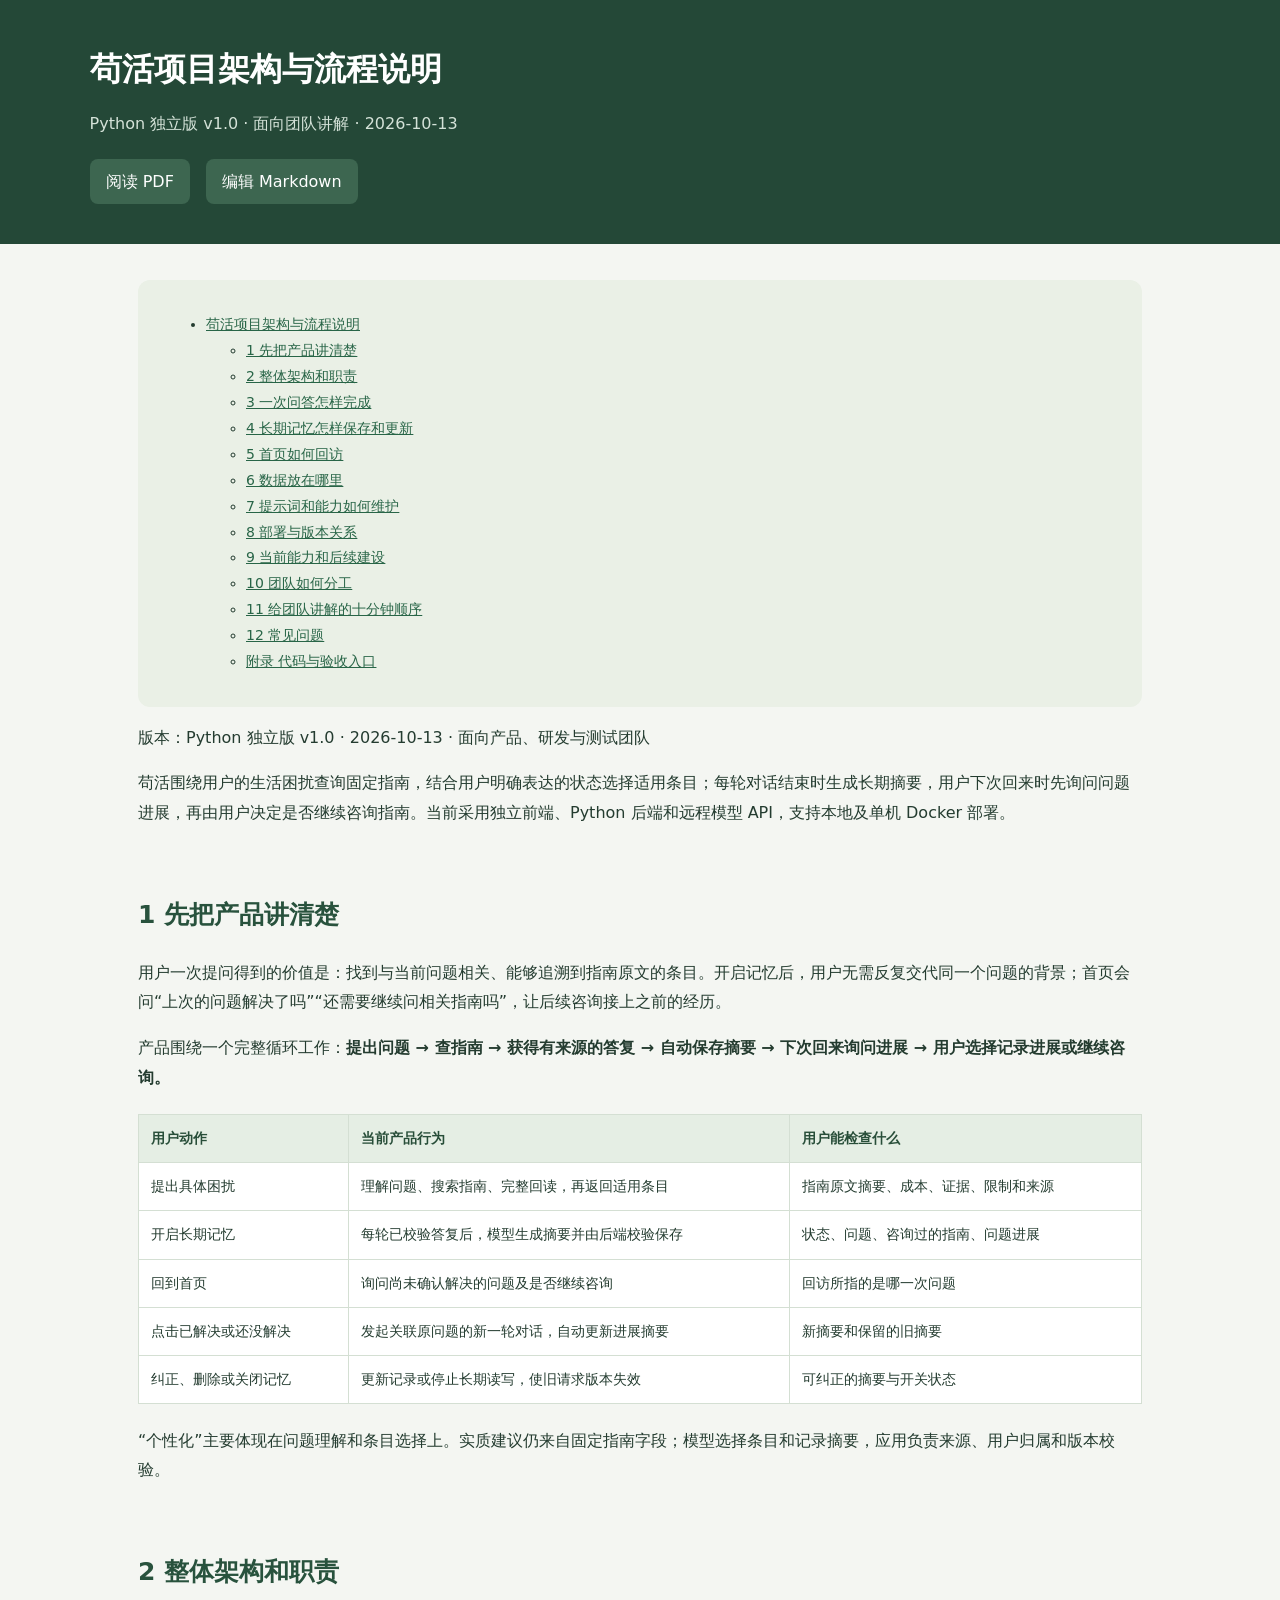
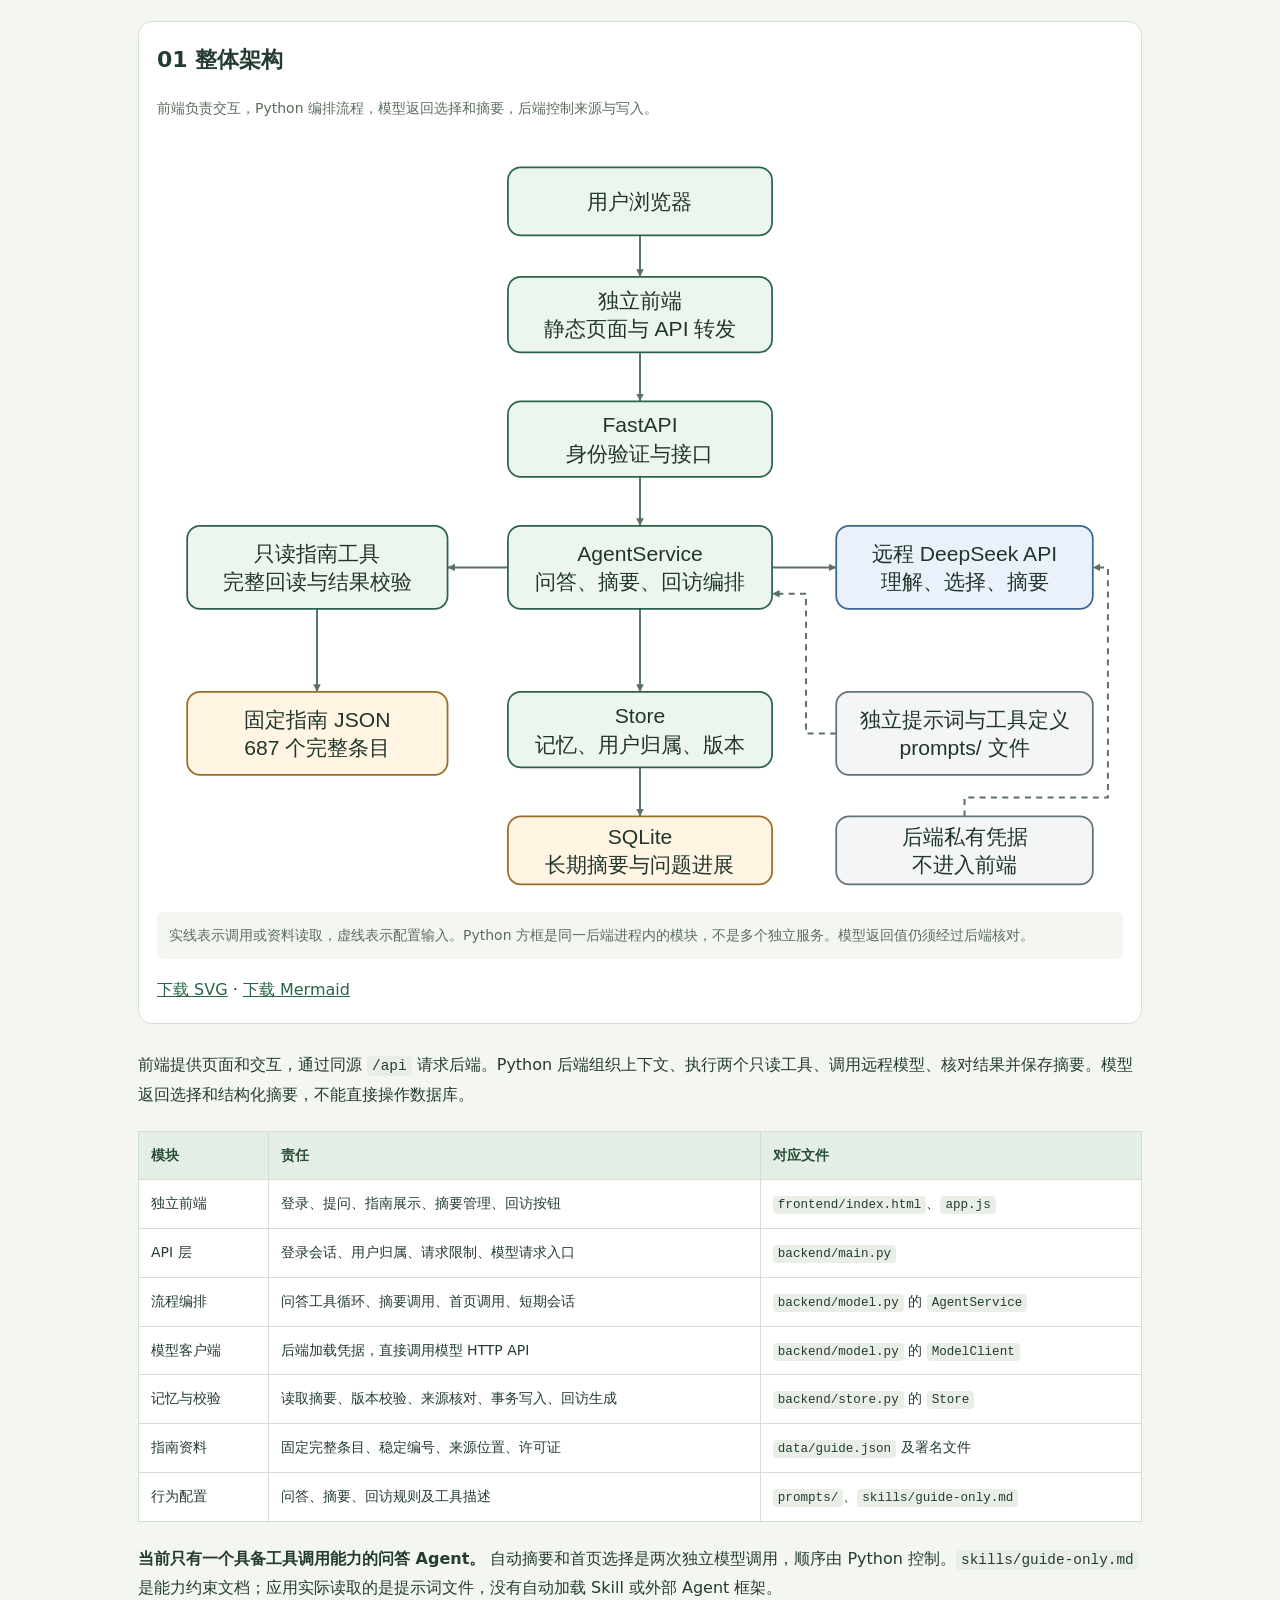
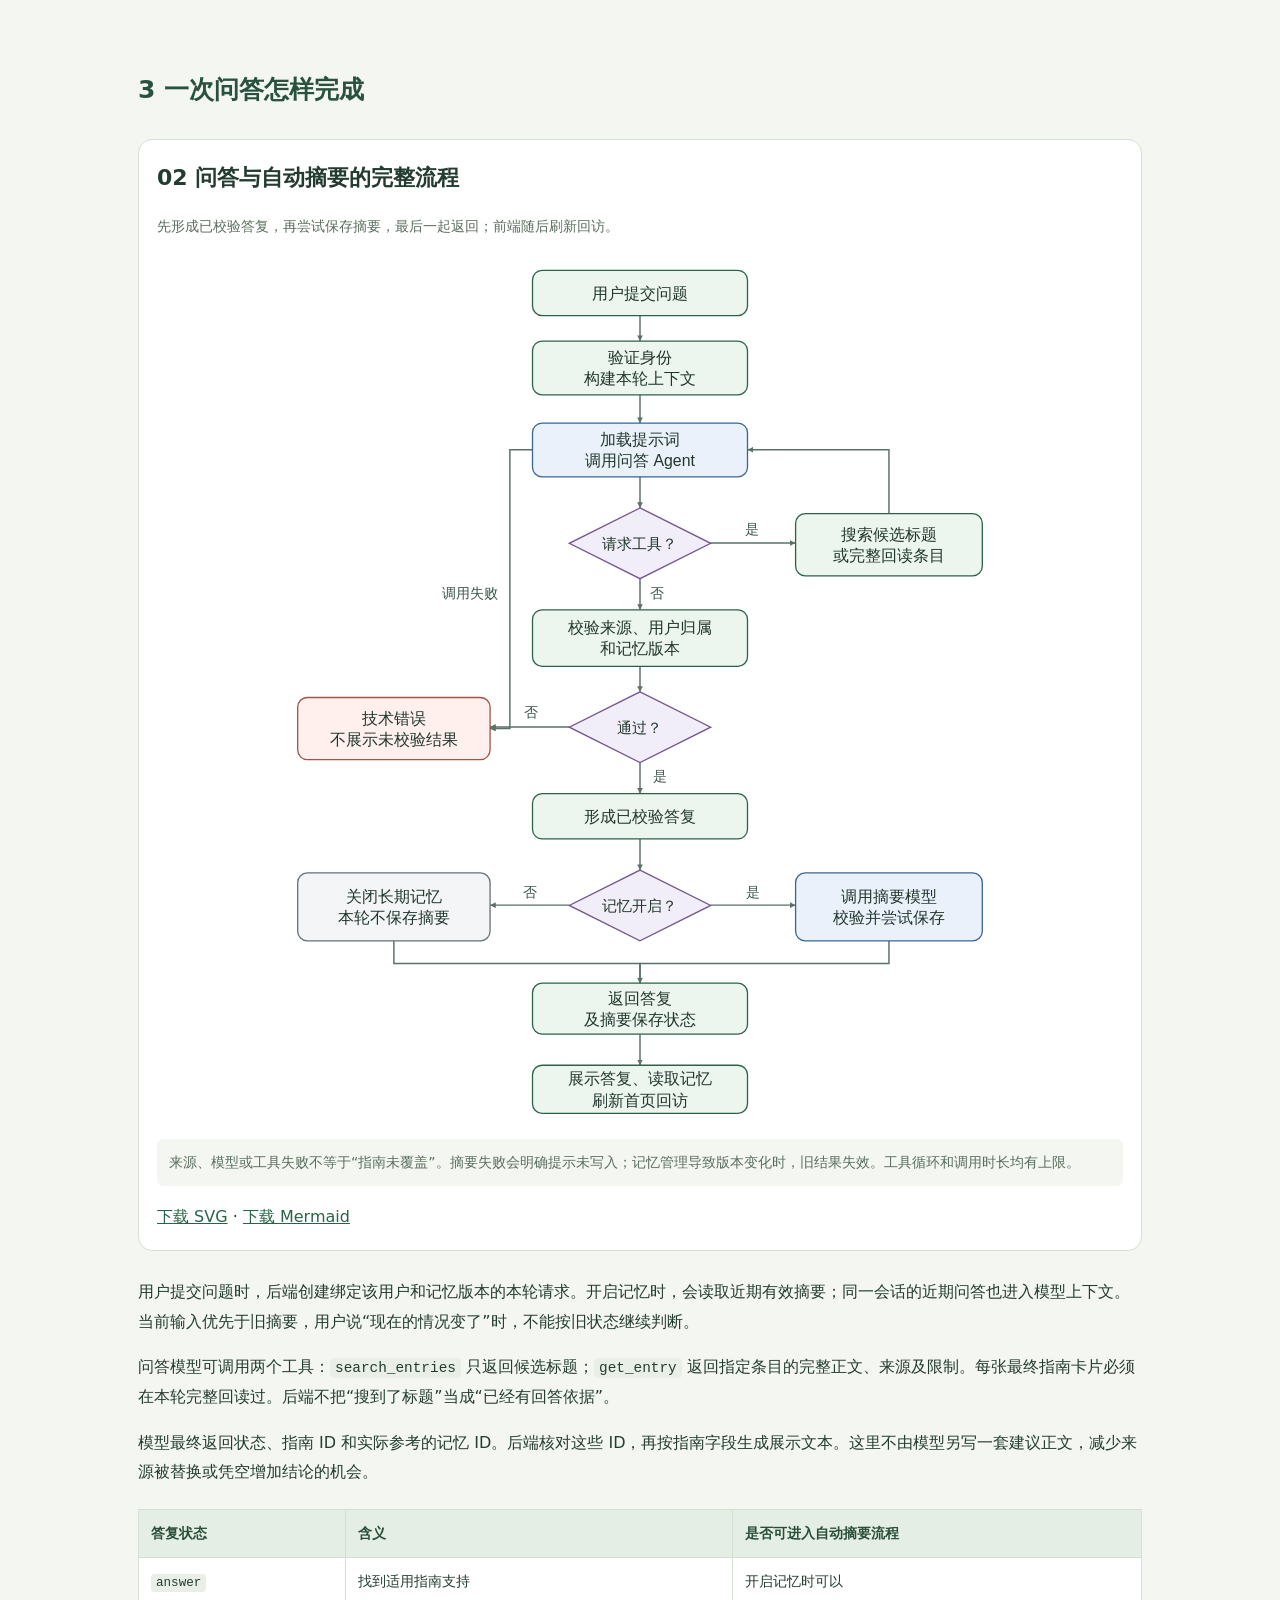
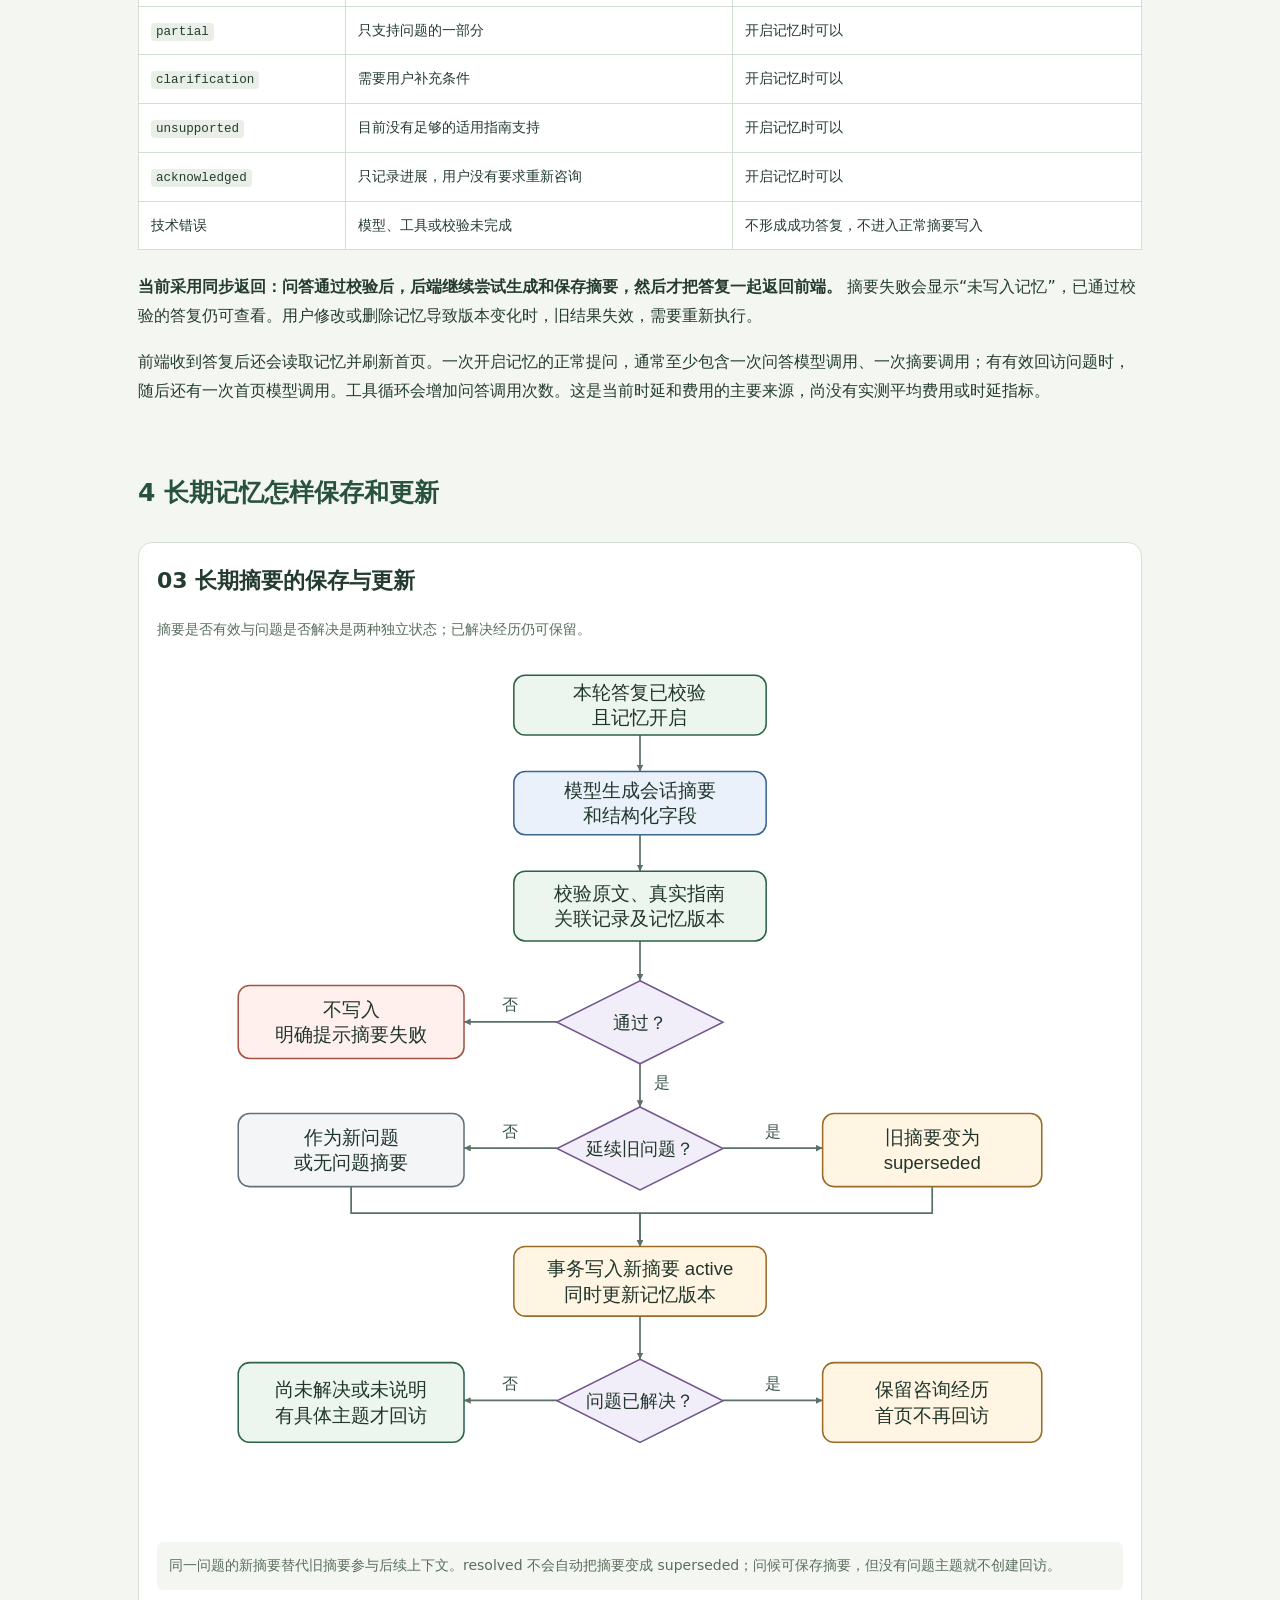
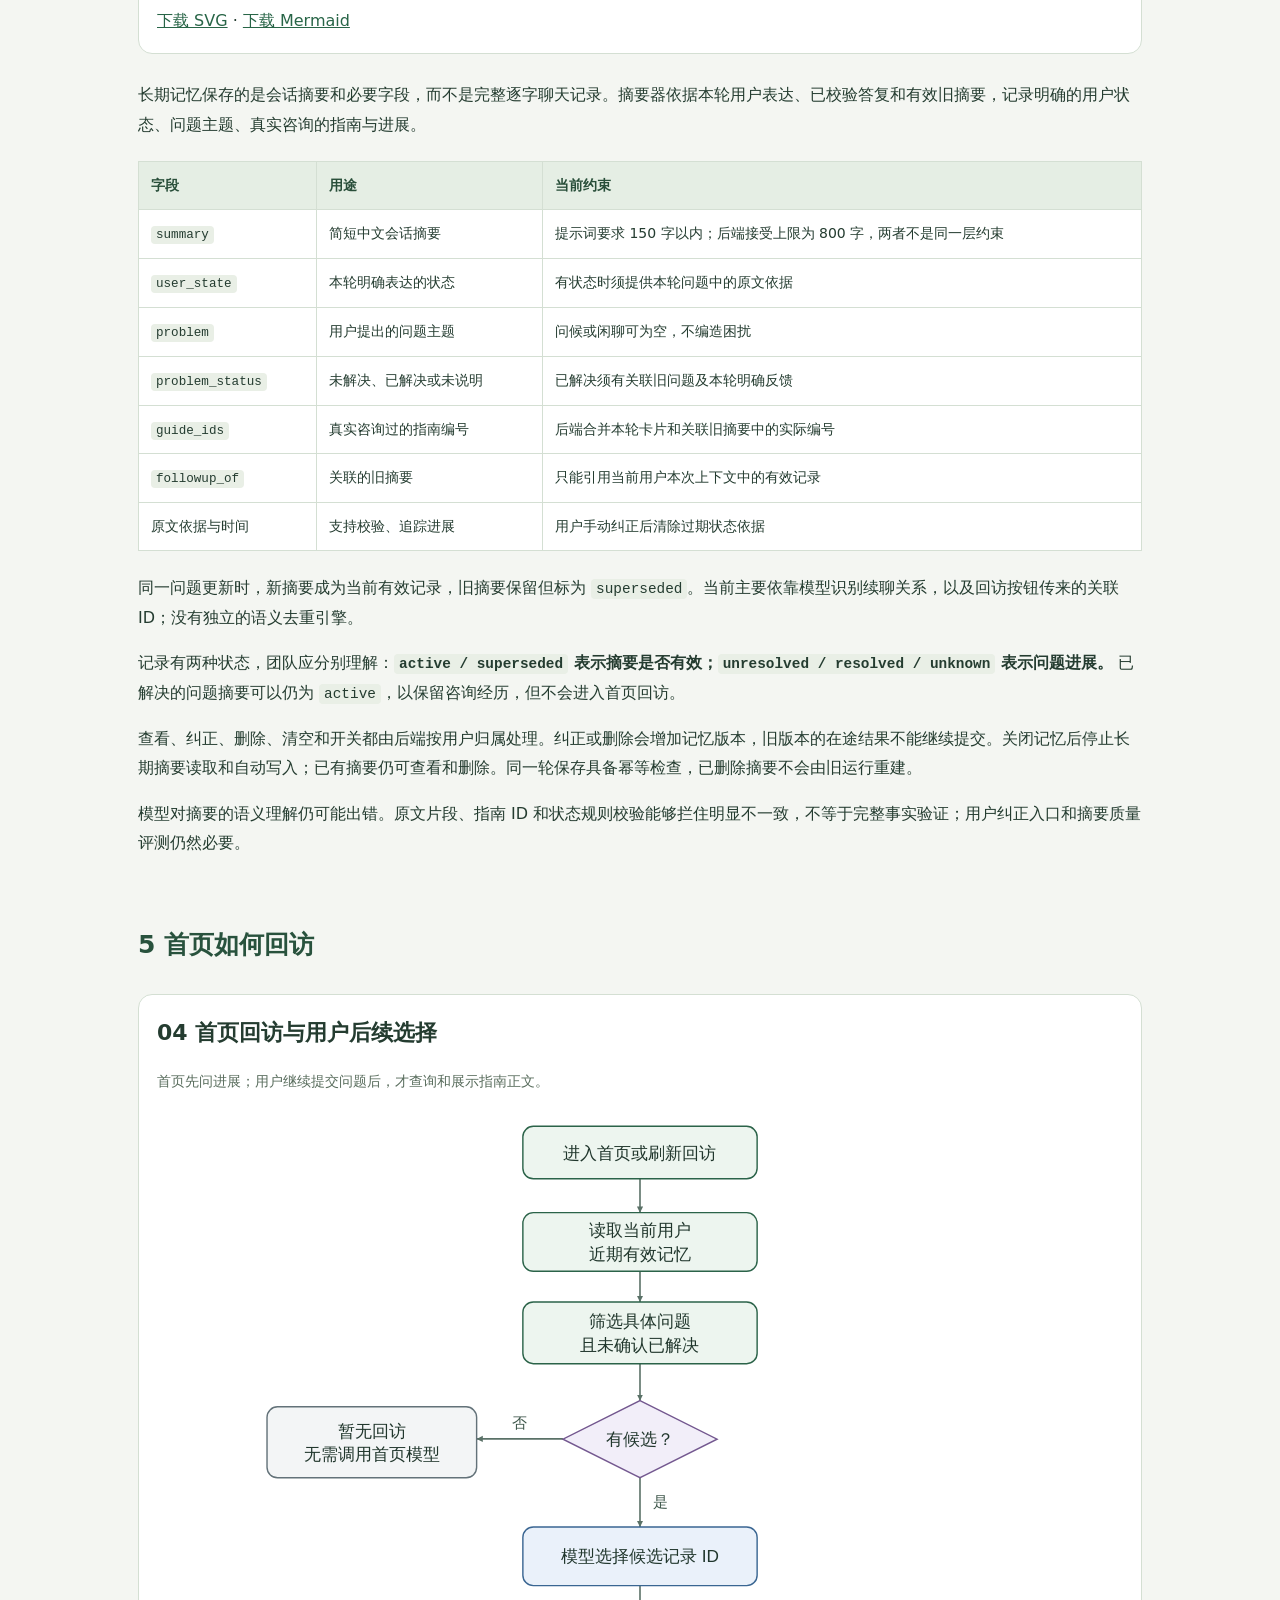
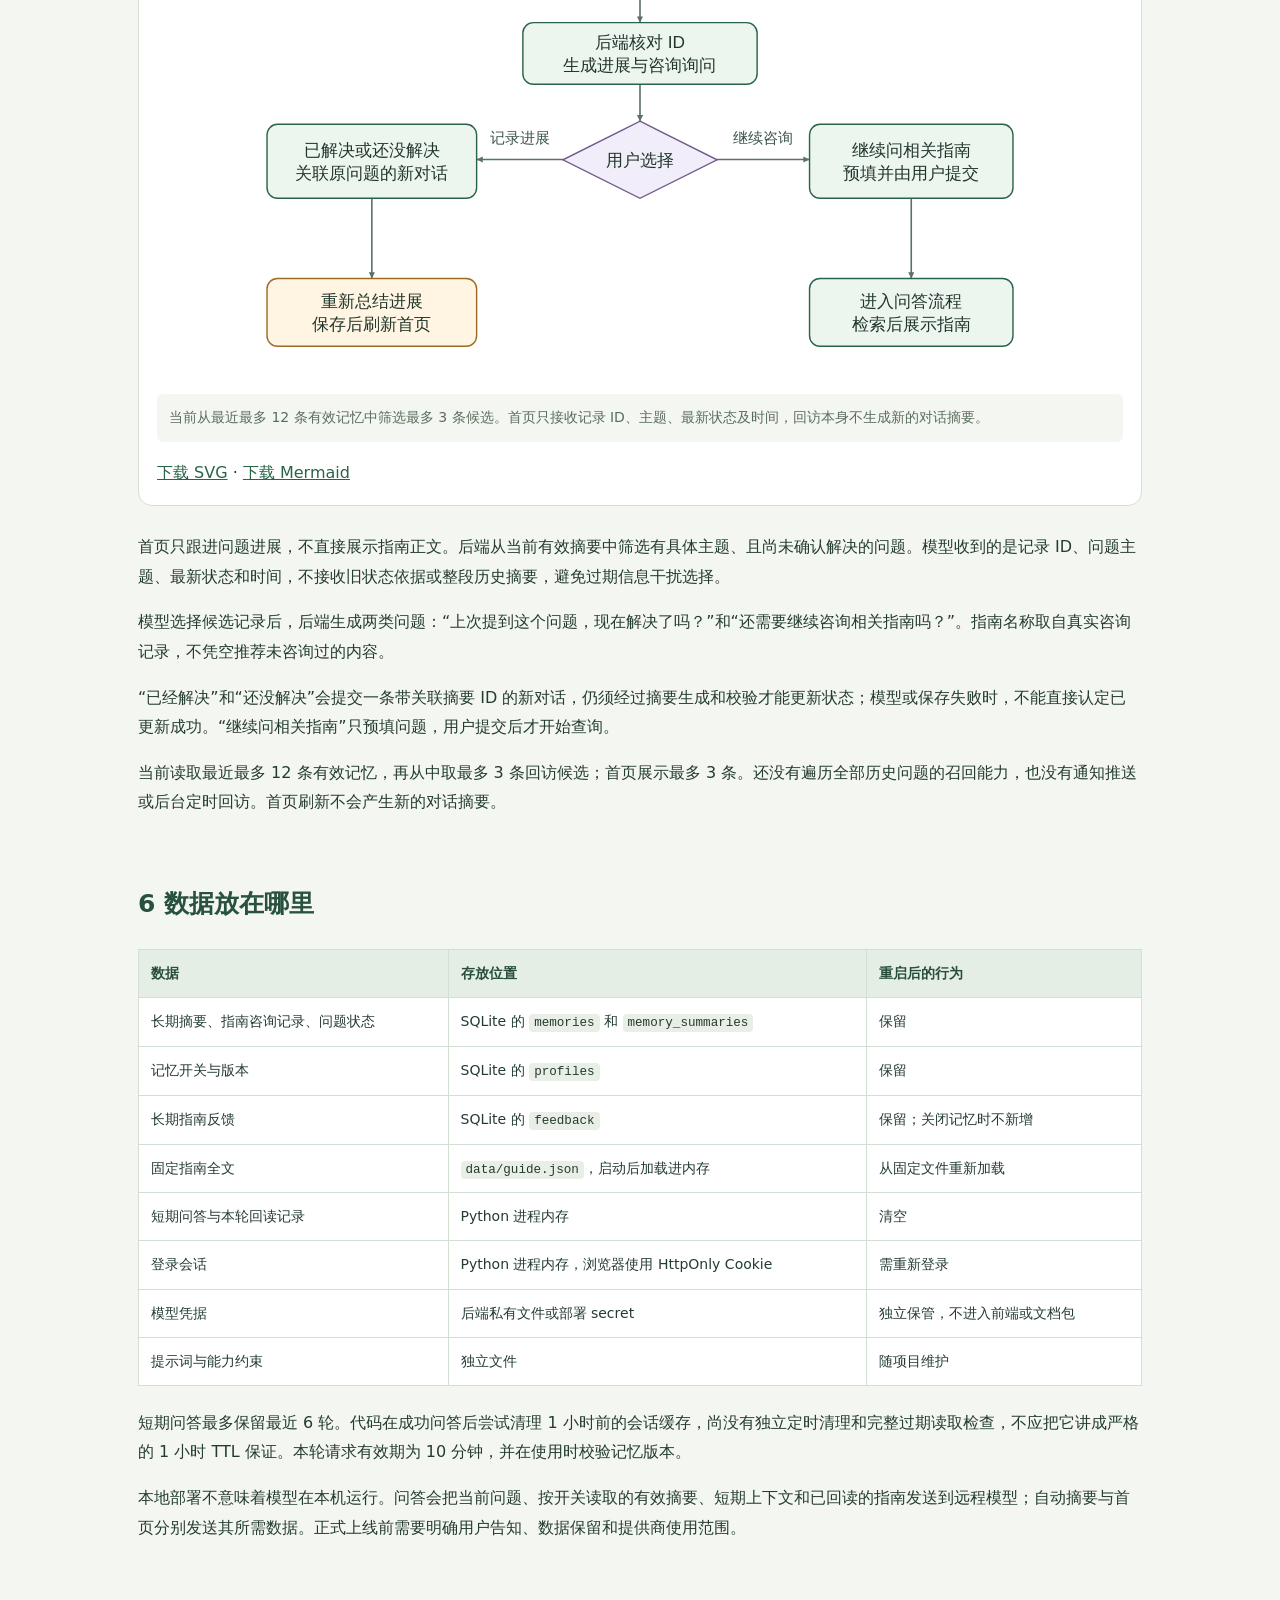
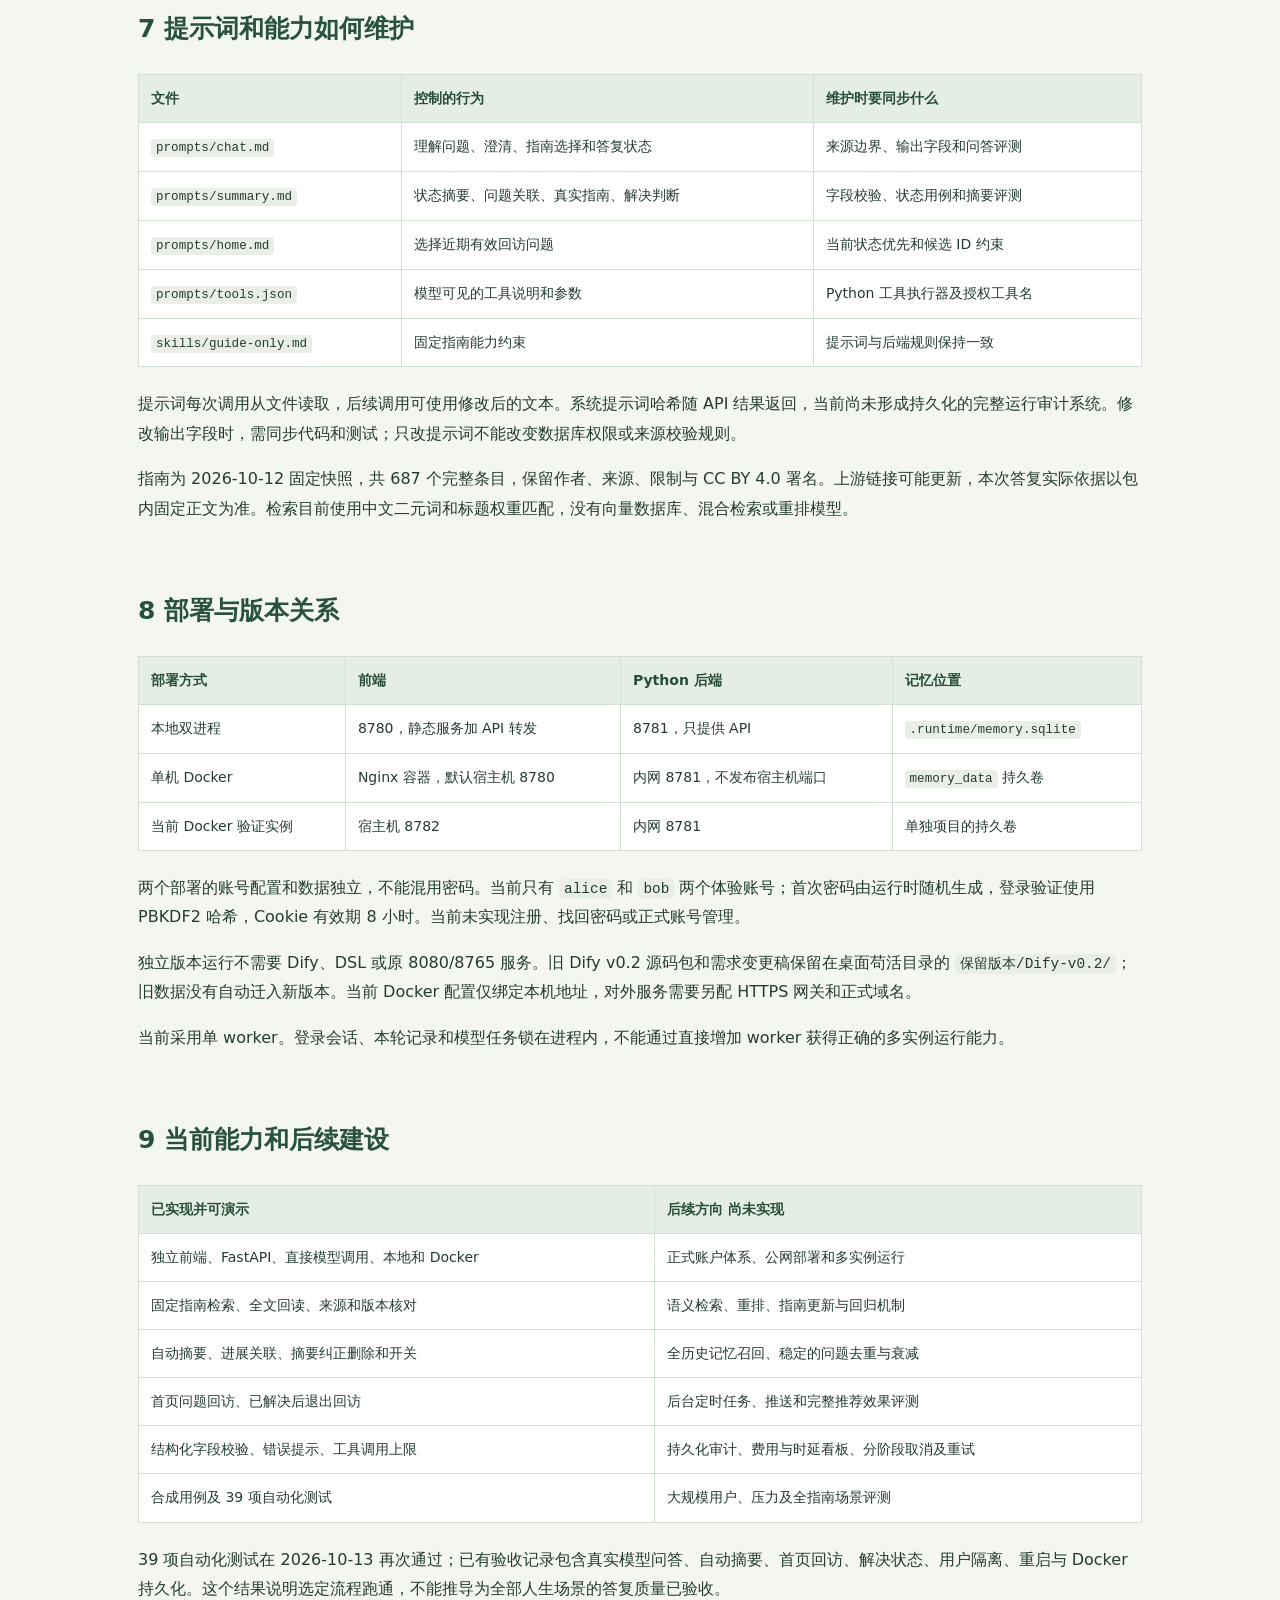
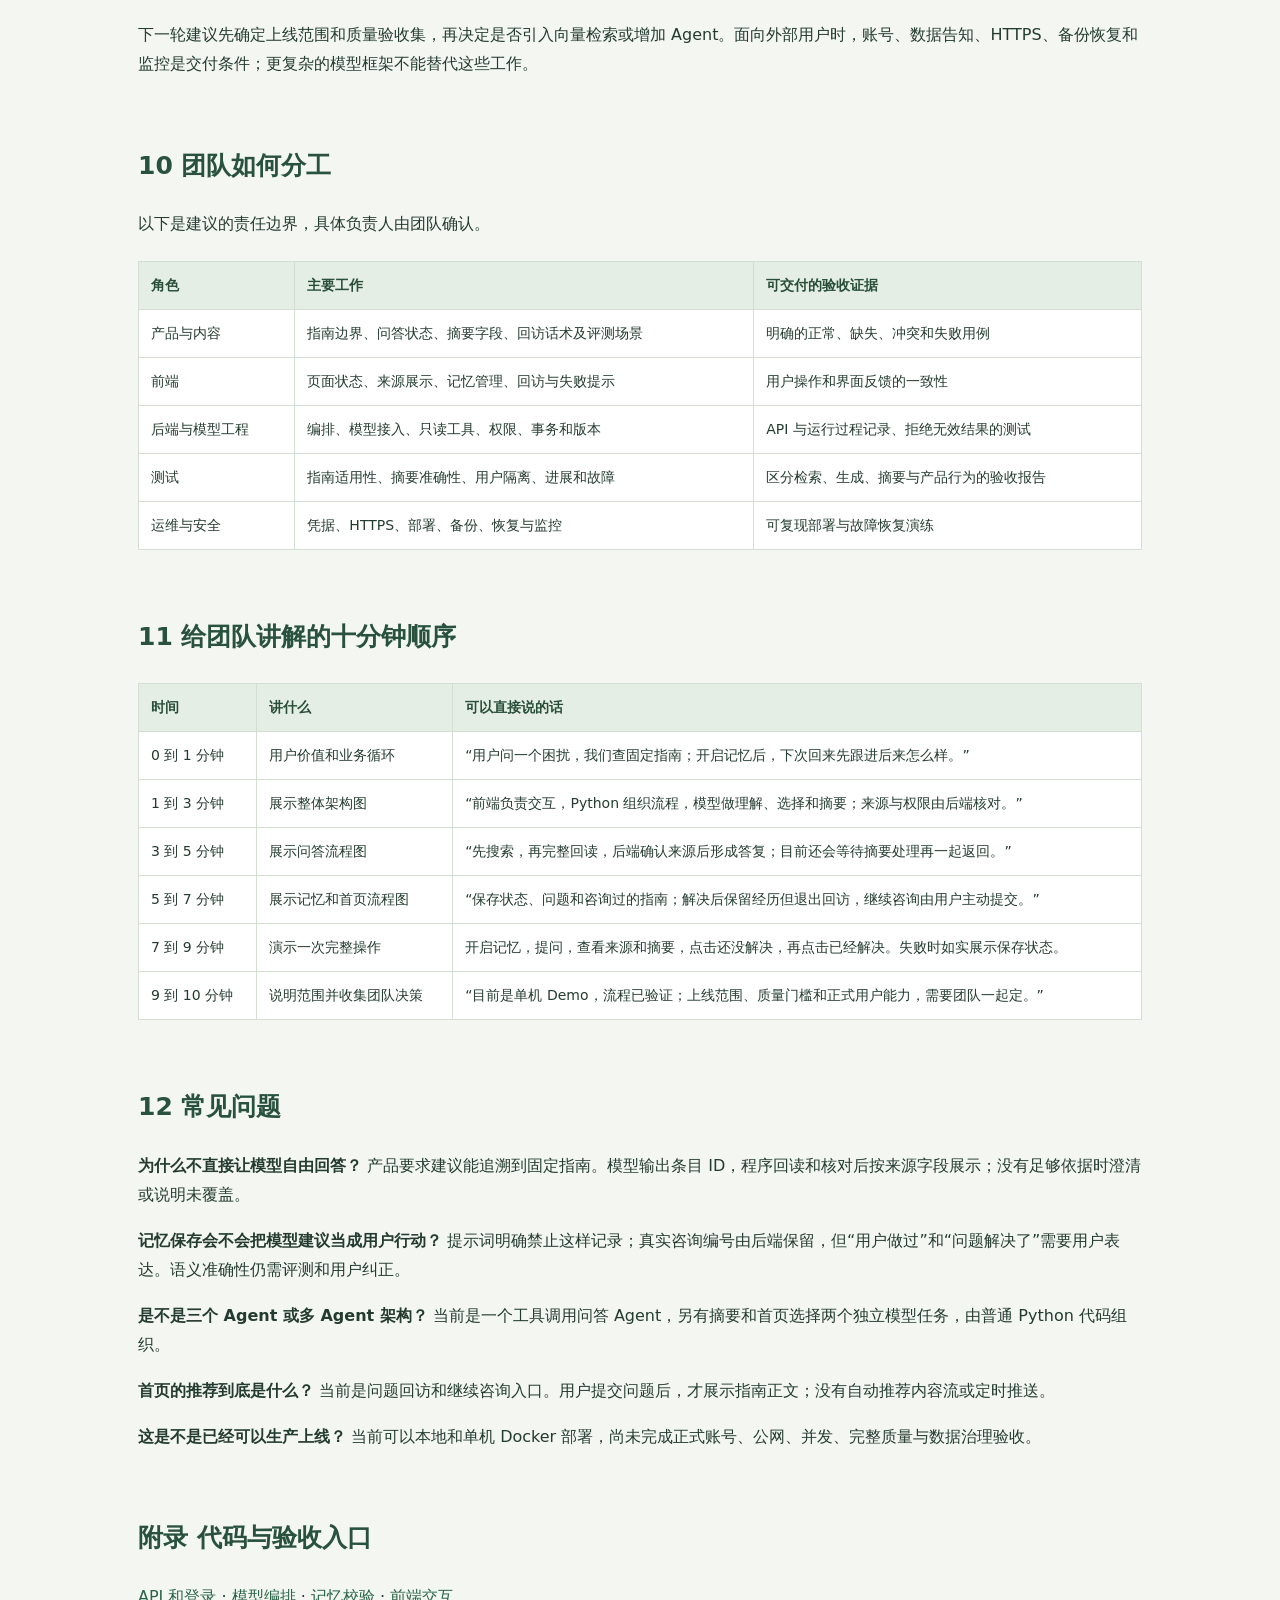
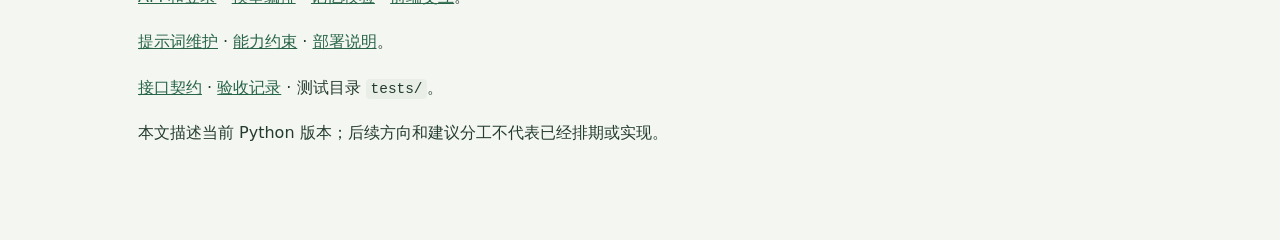
<file: docs/团队讲解/苟活项目架构与流程说明.html>
<!doctype html><html lang="zh-CN"><meta charset="utf-8"><meta name="viewport" content="width=device-width,initial-scale=1"><title>苟活项目架构与流程说明</title><style>*{box-sizing:border-box}body{margin:0;color:#243c30;background:#f4f6f2;font:16px/1.85 system-ui,-apple-system,"PingFang SC",sans-serif}header{background:#244837;color:#fff;padding:40px 7vw}header p{color:#d4e2d8;margin:0}header h1{font-size:32px;margin:0 0 10px}main{max-width:1060px;margin:36px auto;padding:0 28px 60px}main>h1{display:none}h2{font-size:25px;color:#28523d;margin:54px 0 20px;padding-top:10px}p{margin:16px 0}table{width:100%;border-collapse:collapse;background:#fff;font-size:14px;line-height:1.65;margin:22px 0}th{text-align:left;background:#e5eee4;color:#284e39}th,td{border:1px solid #d4dfd3;padding:12px;vertical-align:top}code{font-size:.9em;background:#e9efe6;padding:2px 5px;border-radius:4px;overflow-wrap:anywhere}a{color:#286547}.diagram{background:white;border:1px solid #d4dfd3;border-radius:14px;margin:26px 0;padding:18px}.diagram figure{margin:0}.diagram svg{display:block;max-width:100%;height:auto;max-height:860px;margin:20px auto}.diagram figcaption strong{font-size:22px}.diagram figcaption p,.caption{font-size:14px;color:#596d5d;line-height:1.7}.caption{padding:12px;background:#f4f7f1;border-radius:6px}.actions{display:flex;gap:16px;flex-wrap:wrap;margin-top:20px}.actions a{color:#fff;background:#3d6650;padding:8px 16px;border-radius:8px;text-decoration:none}.toc{font-size:14px;background:#eaf0e6;padding:18px 28px;border-radius:12px}@media(max-width:700px){main{padding:0 16px}header{padding:26px 16px}table{display:block;overflow-x:auto}th,td{min-width:130px}}@media print{body{background:white;font-size:11pt}header{background:white;color:#243c30;padding:0}header p{color:#536956}.actions,.toc{display:none}main{padding:0;max-width:100%;margin:0}.diagram{break-inside:avoid}.diagram svg{max-height:650px}h2{break-after:avoid}a{color:inherit}}</style><header><h1>苟活项目架构与流程说明</h1><p>Python 独立版 v1.0 · 面向团队讲解 · 2026-10-13</p><div class="actions"><a href="苟活项目架构与流程说明.pdf">阅读 PDF</a><a href="苟活项目架构与流程说明.md">编辑 Markdown</a></div></header><main><div class="toc">
<ul>
<li><a href="#_1">苟活项目架构与流程说明</a><ul>
<li><a href="#1">1 先把产品讲清楚</a></li>
<li><a href="#2">2 整体架构和职责</a></li>
<li><a href="#3">3 一次问答怎样完成</a></li>
<li><a href="#4">4 长期记忆怎样保存和更新</a></li>
<li><a href="#5">5 首页如何回访</a></li>
<li><a href="#6">6 数据放在哪里</a></li>
<li><a href="#7">7 提示词和能力如何维护</a></li>
<li><a href="#8">8 部署与版本关系</a></li>
<li><a href="#9">9 当前能力和后续建设</a></li>
<li><a href="#10">10 团队如何分工</a></li>
<li><a href="#11">11 给团队讲解的十分钟顺序</a></li>
<li><a href="#12">12 常见问题</a></li>
<li><a href="#_2">附录 代码与验收入口</a></li>
</ul>
</li>
</ul>
</div>
<h1 id="_1">苟活项目架构与流程说明</h1>
<p>版本：Python 独立版 v1.0 · 2026-10-13 · 面向产品、研发与测试团队</p>
<p>苟活围绕用户的生活困扰查询固定指南，结合用户明确表达的状态选择适用条目；每轮对话结束时生成长期摘要，用户下次回来时先询问问题进展，再由用户决定是否继续咨询指南。当前采用独立前端、Python 后端和远程模型 API，支持本地及单机 Docker 部署。</p>
<h2 id="1">1 先把产品讲清楚</h2>
<p>用户一次提问得到的价值是：找到与当前问题相关、能够追溯到指南原文的条目。开启记忆后，用户无需反复交代同一个问题的背景；首页会问“上次的问题解决了吗”“还需要继续问相关指南吗”，让后续咨询接上之前的经历。</p>
<p>产品围绕一个完整循环工作：<strong>提出问题 → 查指南 → 获得有来源的答复 → 自动保存摘要 → 下次回来询问进展 → 用户选择记录进展或继续咨询。</strong></p>
<table>
<thead>
<tr>
<th>用户动作</th>
<th>当前产品行为</th>
<th>用户能检查什么</th>
</tr>
</thead>
<tbody>
<tr>
<td>提出具体困扰</td>
<td>理解问题、搜索指南、完整回读，再返回适用条目</td>
<td>指南原文摘要、成本、证据、限制和来源</td>
</tr>
<tr>
<td>开启长期记忆</td>
<td>每轮已校验答复后，模型生成摘要并由后端校验保存</td>
<td>状态、问题、咨询过的指南、问题进展</td>
</tr>
<tr>
<td>回到首页</td>
<td>询问尚未确认解决的问题及是否继续咨询</td>
<td>回访所指的是哪一次问题</td>
</tr>
<tr>
<td>点击已解决或还没解决</td>
<td>发起关联原问题的新一轮对话，自动更新进展摘要</td>
<td>新摘要和保留的旧摘要</td>
</tr>
<tr>
<td>纠正、删除或关闭记忆</td>
<td>更新记录或停止长期读写，使旧请求版本失效</td>
<td>可纠正的摘要与开关状态</td>
</tr>
</tbody>
</table>
<p>“个性化”主要体现在问题理解和条目选择上。实质建议仍来自固定指南字段；模型选择条目和记录摘要，应用负责来源、用户归属和版本校验。</p>
<h2 id="2">2 整体架构和职责</h2>
<div class="diagram"><figure><figcaption><strong>01 整体架构</strong><p>前端负责交互，Python 编排流程，模型返回选择和摘要，后端控制来源与写入。</p></figcaption><svg xmlns="http://www.w3.org/2000/svg" width="1280" height="995" viewBox="0 0 1280 995" role="img" aria-label="整体架构"><defs><marker id="arrow" markerWidth="11" markerHeight="11" refX="10" refY="5" orient="auto" markerUnits="userSpaceOnUse"><path d="M0 0 L10 5 L0 10 Z" fill="#5a7167"/></marker></defs><rect width="1280" height="995" fill="#ffffff"/><path d="M 640,125 L 640,180" fill="none" stroke="#5a7167" stroke-width="2.6" marker-end="url(#arrow)"/><path d="M 640,280 L 640,345" fill="none" stroke="#5a7167" stroke-width="2.6" marker-end="url(#arrow)"/><path d="M 640,445 L 640,510" fill="none" stroke="#5a7167" stroke-width="2.6" marker-end="url(#arrow)"/><path d="M 465,565 L 385,565" fill="none" stroke="#5a7167" stroke-width="2.6" marker-end="url(#arrow)"/><path d="M 212,620 L 212,730" fill="none" stroke="#5a7167" stroke-width="2.6" marker-end="url(#arrow)"/><path d="M 815,565 L 900,565" fill="none" stroke="#5a7167" stroke-width="2.6" marker-end="url(#arrow)"/><path d="M 640,620 L 640,730" fill="none" stroke="#5a7167" stroke-width="2.6" marker-end="url(#arrow)"/><path d="M 640,830 L 640,895" fill="none" stroke="#5a7167" stroke-width="2.6" marker-end="url(#arrow)"/><path d="M 900,785 L 860,785 L 860,600 L 815,600" fill="none" stroke="#5a7167" stroke-width="2.6" marker-end="url(#arrow)" stroke-dasharray="8 7"/><path d="M 1070,895 L 1070,870 L 1260,870 L 1260,565 L 1240,565" fill="none" stroke="#5a7167" stroke-width="2.6" marker-end="url(#arrow)" stroke-dasharray="8 7"/><rect x="465" y="35" width="350" height="90" rx="17" fill="#edf5ef" stroke="#2b6349" stroke-width="2.3"/><text x="640.0" y="90.0" text-anchor="middle" font-family="TeamCN, Arial Unicode MS, PingFang SC, Microsoft YaHei, sans-serif" font-size="28" fill="#20362c">用户浏览器</text><rect x="465" y="180" width="350" height="100" rx="17" fill="#edf5ef" stroke="#2b6349" stroke-width="2.3"/><text x="640.0" y="221.0" text-anchor="middle" font-family="TeamCN, Arial Unicode MS, PingFang SC, Microsoft YaHei, sans-serif" font-size="28" fill="#20362c">独立前端</text><text x="640.0" y="259.0" text-anchor="middle" font-family="TeamCN, Arial Unicode MS, PingFang SC, Microsoft YaHei, sans-serif" font-size="28" fill="#20362c">静态页面与 API 转发</text><rect x="465" y="345" width="350" height="100" rx="17" fill="#edf5ef" stroke="#2b6349" stroke-width="2.3"/><text x="640.0" y="386.0" text-anchor="middle" font-family="TeamCN, Arial Unicode MS, PingFang SC, Microsoft YaHei, sans-serif" font-size="28" fill="#20362c">FastAPI</text><text x="640.0" y="424.0" text-anchor="middle" font-family="TeamCN, Arial Unicode MS, PingFang SC, Microsoft YaHei, sans-serif" font-size="28" fill="#20362c">身份验证与接口</text><rect x="465" y="510" width="350" height="110" rx="17" fill="#edf5ef" stroke="#2b6349" stroke-width="2.3"/><text x="640.0" y="556.0" text-anchor="middle" font-family="TeamCN, Arial Unicode MS, PingFang SC, Microsoft YaHei, sans-serif" font-size="28" fill="#20362c">AgentService</text><text x="640.0" y="594.0" text-anchor="middle" font-family="TeamCN, Arial Unicode MS, PingFang SC, Microsoft YaHei, sans-serif" font-size="28" fill="#20362c">问答、摘要、回访编排</text><rect x="40" y="510" width="345" height="110" rx="17" fill="#edf5ef" stroke="#2b6349" stroke-width="2.3"/><text x="212.5" y="556.0" text-anchor="middle" font-family="TeamCN, Arial Unicode MS, PingFang SC, Microsoft YaHei, sans-serif" font-size="28" fill="#20362c">只读指南工具</text><text x="212.5" y="594.0" text-anchor="middle" font-family="TeamCN, Arial Unicode MS, PingFang SC, Microsoft YaHei, sans-serif" font-size="28" fill="#20362c">完整回读与结果校验</text><rect x="40" y="730" width="345" height="110" rx="17" fill="#fff5e2" stroke="#9a6b25" stroke-width="2.3"/><text x="212.5" y="776.0" text-anchor="middle" font-family="TeamCN, Arial Unicode MS, PingFang SC, Microsoft YaHei, sans-serif" font-size="28" fill="#20362c">固定指南 JSON</text><text x="212.5" y="814.0" text-anchor="middle" font-family="TeamCN, Arial Unicode MS, PingFang SC, Microsoft YaHei, sans-serif" font-size="28" fill="#20362c">687 个完整条目</text><rect x="900" y="510" width="340" height="110" rx="17" fill="#eaf1fa" stroke="#3a6692" stroke-width="2.3"/><text x="1070.0" y="556.0" text-anchor="middle" font-family="TeamCN, Arial Unicode MS, PingFang SC, Microsoft YaHei, sans-serif" font-size="28" fill="#20362c">远程 DeepSeek API</text><text x="1070.0" y="594.0" text-anchor="middle" font-family="TeamCN, Arial Unicode MS, PingFang SC, Microsoft YaHei, sans-serif" font-size="28" fill="#20362c">理解、选择、摘要</text><rect x="465" y="730" width="350" height="100" rx="17" fill="#edf5ef" stroke="#2b6349" stroke-width="2.3"/><text x="640.0" y="771.0" text-anchor="middle" font-family="TeamCN, Arial Unicode MS, PingFang SC, Microsoft YaHei, sans-serif" font-size="28" fill="#20362c">Store</text><text x="640.0" y="809.0" text-anchor="middle" font-family="TeamCN, Arial Unicode MS, PingFang SC, Microsoft YaHei, sans-serif" font-size="28" fill="#20362c">记忆、用户归属、版本</text><rect x="465" y="895" width="350" height="90" rx="17" fill="#fff5e2" stroke="#9a6b25" stroke-width="2.3"/><text x="640.0" y="931.0" text-anchor="middle" font-family="TeamCN, Arial Unicode MS, PingFang SC, Microsoft YaHei, sans-serif" font-size="28" fill="#20362c">SQLite</text><text x="640.0" y="969.0" text-anchor="middle" font-family="TeamCN, Arial Unicode MS, PingFang SC, Microsoft YaHei, sans-serif" font-size="28" fill="#20362c">长期摘要与问题进展</text><rect x="900" y="730" width="340" height="110" rx="17" fill="#f3f5f6" stroke="#637279" stroke-width="2.3"/><text x="1070.0" y="776.0" text-anchor="middle" font-family="TeamCN, Arial Unicode MS, PingFang SC, Microsoft YaHei, sans-serif" font-size="28" fill="#20362c">独立提示词与工具定义</text><text x="1070.0" y="814.0" text-anchor="middle" font-family="TeamCN, Arial Unicode MS, PingFang SC, Microsoft YaHei, sans-serif" font-size="28" fill="#20362c">prompts/ 文件</text><rect x="900" y="895" width="340" height="90" rx="17" fill="#f3f5f6" stroke="#637279" stroke-width="2.3"/><text x="1070.0" y="931.0" text-anchor="middle" font-family="TeamCN, Arial Unicode MS, PingFang SC, Microsoft YaHei, sans-serif" font-size="28" fill="#20362c">后端私有凭据</text><text x="1070.0" y="969.0" text-anchor="middle" font-family="TeamCN, Arial Unicode MS, PingFang SC, Microsoft YaHei, sans-serif" font-size="28" fill="#20362c">不进入前端</text></svg><p class="caption">实线表示调用或资料读取，虚线表示配置输入。Python 方框是同一后端进程内的模块，不是多个独立服务。模型返回值仍须经过后端核对。</p><a href="图示/01整体架构.svg" download>下载 SVG</a> · <a href="图示/01整体架构.mmd" download>下载 Mermaid</a></figure></div>

<p>前端提供页面和交互，通过同源 <code>/api</code> 请求后端。Python 后端组织上下文、执行两个只读工具、调用远程模型、核对结果并保存摘要。模型返回选择和结构化摘要，不能直接操作数据库。</p>
<table>
<thead>
<tr>
<th>模块</th>
<th>责任</th>
<th>对应文件</th>
</tr>
</thead>
<tbody>
<tr>
<td>独立前端</td>
<td>登录、提问、指南展示、摘要管理、回访按钮</td>
<td><code>frontend/index.html</code>、<code>app.js</code></td>
</tr>
<tr>
<td>API 层</td>
<td>登录会话、用户归属、请求限制、模型请求入口</td>
<td><code>backend/main.py</code></td>
</tr>
<tr>
<td>流程编排</td>
<td>问答工具循环、摘要调用、首页调用、短期会话</td>
<td><code>backend/model.py</code> 的 <code>AgentService</code></td>
</tr>
<tr>
<td>模型客户端</td>
<td>后端加载凭据，直接调用模型 HTTP API</td>
<td><code>backend/model.py</code> 的 <code>ModelClient</code></td>
</tr>
<tr>
<td>记忆与校验</td>
<td>读取摘要、版本校验、来源核对、事务写入、回访生成</td>
<td><code>backend/store.py</code> 的 <code>Store</code></td>
</tr>
<tr>
<td>指南资料</td>
<td>固定完整条目、稳定编号、来源位置、许可证</td>
<td><code>data/guide.json</code> 及署名文件</td>
</tr>
<tr>
<td>行为配置</td>
<td>问答、摘要、回访规则及工具描述</td>
<td><code>prompts/</code>、<code>skills/guide-only.md</code></td>
</tr>
</tbody>
</table>
<p><strong>当前只有一个具备工具调用能力的问答 Agent。</strong> 自动摘要和首页选择是两次独立模型调用，顺序由 Python 控制。<code>skills/guide-only.md</code> 是能力约束文档；应用实际读取的是提示词文件，没有自动加载 Skill 或外部 Agent 框架。</p>
<h2 id="3">3 一次问答怎样完成</h2>
<div class="diagram"><figure><figcaption><strong>02 问答与自动摘要的完整流程</strong><p>先形成已校验答复，再尝试保存摘要，最后一起返回；前端随后刷新回访。</p></figcaption><svg xmlns="http://www.w3.org/2000/svg" width="1280" height="1520" viewBox="0 0 1280 1520" role="img" aria-label="问答与自动摘要的完整流程"><defs><marker id="arrow" markerWidth="11" markerHeight="11" refX="10" refY="5" orient="auto" markerUnits="userSpaceOnUse"><path d="M0 0 L10 5 L0 10 Z" fill="#5a7167"/></marker></defs><rect width="1280" height="1520" fill="#ffffff"/><path d="M 640,100 L 640,145" fill="none" stroke="#5a7167" stroke-width="2.6" marker-end="url(#arrow)"/><path d="M 640,240 L 640,290" fill="none" stroke="#5a7167" stroke-width="2.6" marker-end="url(#arrow)"/><path d="M 640,385 L 640,440" fill="none" stroke="#5a7167" stroke-width="2.6" marker-end="url(#arrow)"/><path d="M 765,502 L 915,502" fill="none" stroke="#5a7167" stroke-width="2.6" marker-end="url(#arrow)"/><path d="M 1080,450 L 1080,337 L 830,337" fill="none" stroke="#5a7167" stroke-width="2.6" marker-end="url(#arrow)"/><path d="M 640,565 L 640,620" fill="none" stroke="#5a7167" stroke-width="2.6" marker-end="url(#arrow)"/><path d="M 450,337 L 410,337 L 410,830 L 375,830" fill="none" stroke="#5a7167" stroke-width="2.6" marker-end="url(#arrow)"/><path d="M 640,720 L 640,765" fill="none" stroke="#5a7167" stroke-width="2.6" marker-end="url(#arrow)"/><path d="M 515,827 L 375,827" fill="none" stroke="#5a7167" stroke-width="2.6" marker-end="url(#arrow)"/><path d="M 640,890 L 640,945" fill="none" stroke="#5a7167" stroke-width="2.6" marker-end="url(#arrow)"/><path d="M 640,1025 L 640,1080" fill="none" stroke="#5a7167" stroke-width="2.6" marker-end="url(#arrow)"/><path d="M 765,1142 L 915,1142" fill="none" stroke="#5a7167" stroke-width="2.6" marker-end="url(#arrow)"/><path d="M 515,1142 L 375,1142" fill="none" stroke="#5a7167" stroke-width="2.6" marker-end="url(#arrow)"/><path d="M 1080,1205 L 1080,1245 L 640,1245 L 640,1280" fill="none" stroke="#5a7167" stroke-width="2.6" marker-end="url(#arrow)"/><path d="M 205,1205 L 205,1245 L 640,1245 L 640,1280" fill="none" stroke="#5a7167" stroke-width="2.6" marker-end="url(#arrow)"/><path d="M 640,1370 L 640,1425" fill="none" stroke="#5a7167" stroke-width="2.6" marker-end="url(#arrow)"/><rect x="450" y="20" width="380" height="80" rx="17" fill="#edf5ef" stroke="#2b6349" stroke-width="2.3"/><text x="640.0" y="70.0" text-anchor="middle" font-family="TeamCN, Arial Unicode MS, PingFang SC, Microsoft YaHei, sans-serif" font-size="28" fill="#20362c">用户提交问题</text><rect x="450" y="145" width="380" height="95" rx="17" fill="#edf5ef" stroke="#2b6349" stroke-width="2.3"/><text x="640.0" y="183.5" text-anchor="middle" font-family="TeamCN, Arial Unicode MS, PingFang SC, Microsoft YaHei, sans-serif" font-size="28" fill="#20362c">验证身份</text><text x="640.0" y="221.5" text-anchor="middle" font-family="TeamCN, Arial Unicode MS, PingFang SC, Microsoft YaHei, sans-serif" font-size="28" fill="#20362c">构建本轮上下文</text><rect x="450" y="290" width="380" height="95" rx="17" fill="#eaf1fa" stroke="#3a6692" stroke-width="2.3"/><text x="640.0" y="328.5" text-anchor="middle" font-family="TeamCN, Arial Unicode MS, PingFang SC, Microsoft YaHei, sans-serif" font-size="28" fill="#20362c">加载提示词</text><text x="640.0" y="366.5" text-anchor="middle" font-family="TeamCN, Arial Unicode MS, PingFang SC, Microsoft YaHei, sans-serif" font-size="28" fill="#20362c">调用问答 Agent</text><polygon points="640.0,440 765,502.5 640.0,565 515,502.5" fill="#f2eef9" stroke="#73578f" stroke-width="2.3"/><text x="640.0" y="512.5" text-anchor="middle" font-family="TeamCN, Arial Unicode MS, PingFang SC, Microsoft YaHei, sans-serif" font-size="27" fill="#20362c">请求工具？</text><rect x="915" y="450" width="330" height="110" rx="17" fill="#edf5ef" stroke="#2b6349" stroke-width="2.3"/><text x="1080.0" y="496.0" text-anchor="middle" font-family="TeamCN, Arial Unicode MS, PingFang SC, Microsoft YaHei, sans-serif" font-size="28" fill="#20362c">搜索候选标题</text><text x="1080.0" y="534.0" text-anchor="middle" font-family="TeamCN, Arial Unicode MS, PingFang SC, Microsoft YaHei, sans-serif" font-size="28" fill="#20362c">或完整回读条目</text><rect x="450" y="620" width="380" height="100" rx="17" fill="#edf5ef" stroke="#2b6349" stroke-width="2.3"/><text x="640.0" y="661.0" text-anchor="middle" font-family="TeamCN, Arial Unicode MS, PingFang SC, Microsoft YaHei, sans-serif" font-size="28" fill="#20362c">校验来源、用户归属</text><text x="640.0" y="699.0" text-anchor="middle" font-family="TeamCN, Arial Unicode MS, PingFang SC, Microsoft YaHei, sans-serif" font-size="28" fill="#20362c">和记忆版本</text><polygon points="640.0,765 765,827.5 640.0,890 515,827.5" fill="#f2eef9" stroke="#73578f" stroke-width="2.3"/><text x="640.0" y="837.5" text-anchor="middle" font-family="TeamCN, Arial Unicode MS, PingFang SC, Microsoft YaHei, sans-serif" font-size="27" fill="#20362c">通过？</text><rect x="35" y="775" width="340" height="110" rx="17" fill="#fff0ee" stroke="#a35244" stroke-width="2.3"/><text x="205.0" y="821.0" text-anchor="middle" font-family="TeamCN, Arial Unicode MS, PingFang SC, Microsoft YaHei, sans-serif" font-size="28" fill="#20362c">技术错误</text><text x="205.0" y="859.0" text-anchor="middle" font-family="TeamCN, Arial Unicode MS, PingFang SC, Microsoft YaHei, sans-serif" font-size="28" fill="#20362c">不展示未校验结果</text><rect x="450" y="945" width="380" height="80" rx="17" fill="#edf5ef" stroke="#2b6349" stroke-width="2.3"/><text x="640.0" y="995.0" text-anchor="middle" font-family="TeamCN, Arial Unicode MS, PingFang SC, Microsoft YaHei, sans-serif" font-size="28" fill="#20362c">形成已校验答复</text><polygon points="640.0,1080 765,1142.5 640.0,1205 515,1142.5" fill="#f2eef9" stroke="#73578f" stroke-width="2.3"/><text x="640.0" y="1152.5" text-anchor="middle" font-family="TeamCN, Arial Unicode MS, PingFang SC, Microsoft YaHei, sans-serif" font-size="27" fill="#20362c">记忆开启？</text><rect x="915" y="1085" width="330" height="120" rx="17" fill="#eaf1fa" stroke="#3a6692" stroke-width="2.3"/><text x="1080.0" y="1136.0" text-anchor="middle" font-family="TeamCN, Arial Unicode MS, PingFang SC, Microsoft YaHei, sans-serif" font-size="28" fill="#20362c">调用摘要模型</text><text x="1080.0" y="1174.0" text-anchor="middle" font-family="TeamCN, Arial Unicode MS, PingFang SC, Microsoft YaHei, sans-serif" font-size="28" fill="#20362c">校验并尝试保存</text><rect x="35" y="1085" width="340" height="120" rx="17" fill="#f3f5f6" stroke="#637279" stroke-width="2.3"/><text x="205.0" y="1136.0" text-anchor="middle" font-family="TeamCN, Arial Unicode MS, PingFang SC, Microsoft YaHei, sans-serif" font-size="28" fill="#20362c">关闭长期记忆</text><text x="205.0" y="1174.0" text-anchor="middle" font-family="TeamCN, Arial Unicode MS, PingFang SC, Microsoft YaHei, sans-serif" font-size="28" fill="#20362c">本轮不保存摘要</text><rect x="450" y="1280" width="380" height="90" rx="17" fill="#edf5ef" stroke="#2b6349" stroke-width="2.3"/><text x="640.0" y="1316.0" text-anchor="middle" font-family="TeamCN, Arial Unicode MS, PingFang SC, Microsoft YaHei, sans-serif" font-size="28" fill="#20362c">返回答复</text><text x="640.0" y="1354.0" text-anchor="middle" font-family="TeamCN, Arial Unicode MS, PingFang SC, Microsoft YaHei, sans-serif" font-size="28" fill="#20362c">及摘要保存状态</text><rect x="450" y="1425" width="380" height="85" rx="17" fill="#edf5ef" stroke="#2b6349" stroke-width="2.3"/><text x="640.0" y="1458.5" text-anchor="middle" font-family="TeamCN, Arial Unicode MS, PingFang SC, Microsoft YaHei, sans-serif" font-size="28" fill="#20362c">展示答复、读取记忆</text><text x="640.0" y="1496.5" text-anchor="middle" font-family="TeamCN, Arial Unicode MS, PingFang SC, Microsoft YaHei, sans-serif" font-size="28" fill="#20362c">刷新首页回访</text><text x="838" y="486" text-anchor="middle" font-family="TeamCN, Arial Unicode MS, PingFang SC, Microsoft YaHei, sans-serif" font-size="24" fill="#3c5549">是</text><text x="670" y="600" text-anchor="middle" font-family="TeamCN, Arial Unicode MS, PingFang SC, Microsoft YaHei, sans-serif" font-size="24" fill="#3c5549">否</text><text x="340" y="600" text-anchor="middle" font-family="TeamCN, Arial Unicode MS, PingFang SC, Microsoft YaHei, sans-serif" font-size="24" fill="#3c5549">调用失败</text><text x="447" y="810" text-anchor="middle" font-family="TeamCN, Arial Unicode MS, PingFang SC, Microsoft YaHei, sans-serif" font-size="24" fill="#3c5549">否</text><text x="675" y="923" text-anchor="middle" font-family="TeamCN, Arial Unicode MS, PingFang SC, Microsoft YaHei, sans-serif" font-size="24" fill="#3c5549">是</text><text x="839" y="1128" text-anchor="middle" font-family="TeamCN, Arial Unicode MS, PingFang SC, Microsoft YaHei, sans-serif" font-size="24" fill="#3c5549">是</text><text x="445" y="1128" text-anchor="middle" font-family="TeamCN, Arial Unicode MS, PingFang SC, Microsoft YaHei, sans-serif" font-size="24" fill="#3c5549">否</text></svg><p class="caption">来源、模型或工具失败不等于“指南未覆盖”。摘要失败会明确提示未写入；记忆管理导致版本变化时，旧结果失效。工具循环和调用时长均有上限。</p><a href="图示/02问答流程.svg" download>下载 SVG</a> · <a href="图示/02问答流程.mmd" download>下载 Mermaid</a></figure></div>

<p>用户提交问题时，后端创建绑定该用户和记忆版本的本轮请求。开启记忆时，会读取近期有效摘要；同一会话的近期问答也进入模型上下文。当前输入优先于旧摘要，用户说“现在的情况变了”时，不能按旧状态继续判断。</p>
<p>问答模型可调用两个工具：<code>search_entries</code> 只返回候选标题；<code>get_entry</code> 返回指定条目的完整正文、来源及限制。每张最终指南卡片必须在本轮完整回读过。后端不把“搜到了标题”当成“已经有回答依据”。</p>
<p>模型最终返回状态、指南 ID 和实际参考的记忆 ID。后端核对这些 ID，再按指南字段生成展示文本。这里不由模型另写一套建议正文，减少来源被替换或凭空增加结论的机会。</p>
<table>
<thead>
<tr>
<th>答复状态</th>
<th>含义</th>
<th>是否可进入自动摘要流程</th>
</tr>
</thead>
<tbody>
<tr>
<td><code>answer</code></td>
<td>找到适用指南支持</td>
<td>开启记忆时可以</td>
</tr>
<tr>
<td><code>partial</code></td>
<td>只支持问题的一部分</td>
<td>开启记忆时可以</td>
</tr>
<tr>
<td><code>clarification</code></td>
<td>需要用户补充条件</td>
<td>开启记忆时可以</td>
</tr>
<tr>
<td><code>unsupported</code></td>
<td>目前没有足够的适用指南支持</td>
<td>开启记忆时可以</td>
</tr>
<tr>
<td><code>acknowledged</code></td>
<td>只记录进展，用户没有要求重新咨询</td>
<td>开启记忆时可以</td>
</tr>
<tr>
<td>技术错误</td>
<td>模型、工具或校验未完成</td>
<td>不形成成功答复，不进入正常摘要写入</td>
</tr>
</tbody>
</table>
<p><strong>当前采用同步返回：问答通过校验后，后端继续尝试生成和保存摘要，然后才把答复一起返回前端。</strong> 摘要失败会显示“未写入记忆”，已通过校验的答复仍可查看。用户修改或删除记忆导致版本变化时，旧结果失效，需要重新执行。</p>
<p>前端收到答复后还会读取记忆并刷新首页。一次开启记忆的正常提问，通常至少包含一次问答模型调用、一次摘要调用；有有效回访问题时，随后还有一次首页模型调用。工具循环会增加问答调用次数。这是当前时延和费用的主要来源，尚没有实测平均费用或时延指标。</p>
<h2 id="4">4 长期记忆怎样保存和更新</h2>
<div class="diagram"><figure><figcaption><strong>03 长期摘要的保存与更新</strong><p>摘要是否有效与问题是否解决是两种独立状态；已解决经历仍可保留。</p></figcaption><svg xmlns="http://www.w3.org/2000/svg" width="1280" height="1295" viewBox="0 0 1280 1295" role="img" aria-label="长期摘要的保存与更新"><defs><marker id="arrow" markerWidth="11" markerHeight="11" refX="10" refY="5" orient="auto" markerUnits="userSpaceOnUse"><path d="M0 0 L10 5 L0 10 Z" fill="#5a7167"/></marker></defs><rect width="1280" height="1295" fill="#ffffff"/><path d="M 640,110 L 640,165" fill="none" stroke="#5a7167" stroke-width="2.6" marker-end="url(#arrow)"/><path d="M 640,260 L 640,315" fill="none" stroke="#5a7167" stroke-width="2.6" marker-end="url(#arrow)"/><path d="M 640,420 L 640,480" fill="none" stroke="#5a7167" stroke-width="2.6" marker-end="url(#arrow)"/><path d="M 515,542 L 375,542" fill="none" stroke="#5a7167" stroke-width="2.6" marker-end="url(#arrow)"/><path d="M 640,605 L 640,670" fill="none" stroke="#5a7167" stroke-width="2.6" marker-end="url(#arrow)"/><path d="M 765,732 L 915,732" fill="none" stroke="#5a7167" stroke-width="2.6" marker-end="url(#arrow)"/><path d="M 515,732 L 375,732" fill="none" stroke="#5a7167" stroke-width="2.6" marker-end="url(#arrow)"/><path d="M 1080,790 L 1080,830 L 640,830 L 640,880" fill="none" stroke="#5a7167" stroke-width="2.6" marker-end="url(#arrow)"/><path d="M 205,790 L 205,830 L 640,830 L 640,880" fill="none" stroke="#5a7167" stroke-width="2.6" marker-end="url(#arrow)"/><path d="M 640,985 L 640,1050" fill="none" stroke="#5a7167" stroke-width="2.6" marker-end="url(#arrow)"/><path d="M 765,1112 L 915,1112" fill="none" stroke="#5a7167" stroke-width="2.6" marker-end="url(#arrow)"/><path d="M 515,1112 L 375,1112" fill="none" stroke="#5a7167" stroke-width="2.6" marker-end="url(#arrow)"/><rect x="450" y="20" width="380" height="90" rx="17" fill="#edf5ef" stroke="#2b6349" stroke-width="2.3"/><text x="640.0" y="56.0" text-anchor="middle" font-family="TeamCN, Arial Unicode MS, PingFang SC, Microsoft YaHei, sans-serif" font-size="28" fill="#20362c">本轮答复已校验</text><text x="640.0" y="94.0" text-anchor="middle" font-family="TeamCN, Arial Unicode MS, PingFang SC, Microsoft YaHei, sans-serif" font-size="28" fill="#20362c">且记忆开启</text><rect x="450" y="165" width="380" height="95" rx="17" fill="#eaf1fa" stroke="#3a6692" stroke-width="2.3"/><text x="640.0" y="203.5" text-anchor="middle" font-family="TeamCN, Arial Unicode MS, PingFang SC, Microsoft YaHei, sans-serif" font-size="28" fill="#20362c">模型生成会话摘要</text><text x="640.0" y="241.5" text-anchor="middle" font-family="TeamCN, Arial Unicode MS, PingFang SC, Microsoft YaHei, sans-serif" font-size="28" fill="#20362c">和结构化字段</text><rect x="450" y="315" width="380" height="105" rx="17" fill="#edf5ef" stroke="#2b6349" stroke-width="2.3"/><text x="640.0" y="358.5" text-anchor="middle" font-family="TeamCN, Arial Unicode MS, PingFang SC, Microsoft YaHei, sans-serif" font-size="28" fill="#20362c">校验原文、真实指南</text><text x="640.0" y="396.5" text-anchor="middle" font-family="TeamCN, Arial Unicode MS, PingFang SC, Microsoft YaHei, sans-serif" font-size="28" fill="#20362c">关联记录及记忆版本</text><polygon points="640.0,480 765,542.5 640.0,605 515,542.5" fill="#f2eef9" stroke="#73578f" stroke-width="2.3"/><text x="640.0" y="552.5" text-anchor="middle" font-family="TeamCN, Arial Unicode MS, PingFang SC, Microsoft YaHei, sans-serif" font-size="27" fill="#20362c">通过？</text><rect x="35" y="487" width="340" height="110" rx="17" fill="#fff0ee" stroke="#a35244" stroke-width="2.3"/><text x="205.0" y="533.0" text-anchor="middle" font-family="TeamCN, Arial Unicode MS, PingFang SC, Microsoft YaHei, sans-serif" font-size="28" fill="#20362c">不写入</text><text x="205.0" y="571.0" text-anchor="middle" font-family="TeamCN, Arial Unicode MS, PingFang SC, Microsoft YaHei, sans-serif" font-size="28" fill="#20362c">明确提示摘要失败</text><polygon points="640.0,670 765,732.5 640.0,795 515,732.5" fill="#f2eef9" stroke="#73578f" stroke-width="2.3"/><text x="640.0" y="742.5" text-anchor="middle" font-family="TeamCN, Arial Unicode MS, PingFang SC, Microsoft YaHei, sans-serif" font-size="27" fill="#20362c">延续旧问题？</text><rect x="915" y="680" width="330" height="110" rx="17" fill="#fff5e2" stroke="#9a6b25" stroke-width="2.3"/><text x="1080.0" y="726.0" text-anchor="middle" font-family="TeamCN, Arial Unicode MS, PingFang SC, Microsoft YaHei, sans-serif" font-size="28" fill="#20362c">旧摘要变为</text><text x="1080.0" y="764.0" text-anchor="middle" font-family="TeamCN, Arial Unicode MS, PingFang SC, Microsoft YaHei, sans-serif" font-size="28" fill="#20362c">superseded</text><rect x="35" y="680" width="340" height="110" rx="17" fill="#f3f5f6" stroke="#637279" stroke-width="2.3"/><text x="205.0" y="726.0" text-anchor="middle" font-family="TeamCN, Arial Unicode MS, PingFang SC, Microsoft YaHei, sans-serif" font-size="28" fill="#20362c">作为新问题</text><text x="205.0" y="764.0" text-anchor="middle" font-family="TeamCN, Arial Unicode MS, PingFang SC, Microsoft YaHei, sans-serif" font-size="28" fill="#20362c">或无问题摘要</text><rect x="450" y="880" width="380" height="105" rx="17" fill="#fff5e2" stroke="#9a6b25" stroke-width="2.3"/><text x="640.0" y="923.5" text-anchor="middle" font-family="TeamCN, Arial Unicode MS, PingFang SC, Microsoft YaHei, sans-serif" font-size="28" fill="#20362c">事务写入新摘要 active</text><text x="640.0" y="961.5" text-anchor="middle" font-family="TeamCN, Arial Unicode MS, PingFang SC, Microsoft YaHei, sans-serif" font-size="28" fill="#20362c">同时更新记忆版本</text><polygon points="640.0,1050 765,1112.5 640.0,1175 515,1112.5" fill="#f2eef9" stroke="#73578f" stroke-width="2.3"/><text x="640.0" y="1122.5" text-anchor="middle" font-family="TeamCN, Arial Unicode MS, PingFang SC, Microsoft YaHei, sans-serif" font-size="27" fill="#20362c">问题已解决？</text><rect x="915" y="1055" width="330" height="120" rx="17" fill="#fff5e2" stroke="#9a6b25" stroke-width="2.3"/><text x="1080.0" y="1106.0" text-anchor="middle" font-family="TeamCN, Arial Unicode MS, PingFang SC, Microsoft YaHei, sans-serif" font-size="28" fill="#20362c">保留咨询经历</text><text x="1080.0" y="1144.0" text-anchor="middle" font-family="TeamCN, Arial Unicode MS, PingFang SC, Microsoft YaHei, sans-serif" font-size="28" fill="#20362c">首页不再回访</text><rect x="35" y="1055" width="340" height="120" rx="17" fill="#edf5ef" stroke="#2b6349" stroke-width="2.3"/><text x="205.0" y="1106.0" text-anchor="middle" font-family="TeamCN, Arial Unicode MS, PingFang SC, Microsoft YaHei, sans-serif" font-size="28" fill="#20362c">尚未解决或未说明</text><text x="205.0" y="1144.0" text-anchor="middle" font-family="TeamCN, Arial Unicode MS, PingFang SC, Microsoft YaHei, sans-serif" font-size="28" fill="#20362c">有具体主题才回访</text><text x="445" y="524" text-anchor="middle" font-family="TeamCN, Arial Unicode MS, PingFang SC, Microsoft YaHei, sans-serif" font-size="24" fill="#3c5549">否</text><text x="673" y="642" text-anchor="middle" font-family="TeamCN, Arial Unicode MS, PingFang SC, Microsoft YaHei, sans-serif" font-size="24" fill="#3c5549">是</text><text x="840" y="715" text-anchor="middle" font-family="TeamCN, Arial Unicode MS, PingFang SC, Microsoft YaHei, sans-serif" font-size="24" fill="#3c5549">是</text><text x="445" y="715" text-anchor="middle" font-family="TeamCN, Arial Unicode MS, PingFang SC, Microsoft YaHei, sans-serif" font-size="24" fill="#3c5549">否</text><text x="840" y="1095" text-anchor="middle" font-family="TeamCN, Arial Unicode MS, PingFang SC, Microsoft YaHei, sans-serif" font-size="24" fill="#3c5549">是</text><text x="445" y="1095" text-anchor="middle" font-family="TeamCN, Arial Unicode MS, PingFang SC, Microsoft YaHei, sans-serif" font-size="24" fill="#3c5549">否</text></svg><p class="caption">同一问题的新摘要替代旧摘要参与后续上下文。resolved 不会自动把摘要变成 superseded；问候可保存摘要，但没有问题主题就不创建回访。</p><a href="图示/03记忆更新.svg" download>下载 SVG</a> · <a href="图示/03记忆更新.mmd" download>下载 Mermaid</a></figure></div>

<p>长期记忆保存的是会话摘要和必要字段，而不是完整逐字聊天记录。摘要器依据本轮用户表达、已校验答复和有效旧摘要，记录明确的用户状态、问题主题、真实咨询的指南与进展。</p>
<table>
<thead>
<tr>
<th>字段</th>
<th>用途</th>
<th>当前约束</th>
</tr>
</thead>
<tbody>
<tr>
<td><code>summary</code></td>
<td>简短中文会话摘要</td>
<td>提示词要求 150 字以内；后端接受上限为 800 字，两者不是同一层约束</td>
</tr>
<tr>
<td><code>user_state</code></td>
<td>本轮明确表达的状态</td>
<td>有状态时须提供本轮问题中的原文依据</td>
</tr>
<tr>
<td><code>problem</code></td>
<td>用户提出的问题主题</td>
<td>问候或闲聊可为空，不编造困扰</td>
</tr>
<tr>
<td><code>problem_status</code></td>
<td>未解决、已解决或未说明</td>
<td>已解决须有关联旧问题及本轮明确反馈</td>
</tr>
<tr>
<td><code>guide_ids</code></td>
<td>真实咨询过的指南编号</td>
<td>后端合并本轮卡片和关联旧摘要中的实际编号</td>
</tr>
<tr>
<td><code>followup_of</code></td>
<td>关联的旧摘要</td>
<td>只能引用当前用户本次上下文中的有效记录</td>
</tr>
<tr>
<td>原文依据与时间</td>
<td>支持校验、追踪进展</td>
<td>用户手动纠正后清除过期状态依据</td>
</tr>
</tbody>
</table>
<p>同一问题更新时，新摘要成为当前有效记录，旧摘要保留但标为 <code>superseded</code>。当前主要依靠模型识别续聊关系，以及回访按钮传来的关联 ID；没有独立的语义去重引擎。</p>
<p>记录有两种状态，团队应分别理解：<strong><code>active / superseded</code> 表示摘要是否有效；<code>unresolved / resolved / unknown</code> 表示问题进展。</strong> 已解决的问题摘要可以仍为 <code>active</code>，以保留咨询经历，但不会进入首页回访。</p>
<p>查看、纠正、删除、清空和开关都由后端按用户归属处理。纠正或删除会增加记忆版本，旧版本的在途结果不能继续提交。关闭记忆后停止长期摘要读取和自动写入；已有摘要仍可查看和删除。同一轮保存具备幂等检查，已删除摘要不会由旧运行重建。</p>
<p>模型对摘要的语义理解仍可能出错。原文片段、指南 ID 和状态规则校验能够拦住明显不一致，不等于完整事实验证；用户纠正入口和摘要质量评测仍然必要。</p>
<h2 id="5">5 首页如何回访</h2>
<div class="diagram"><figure><figcaption><strong>04 首页回访与用户后续选择</strong><p>首页先问进展；用户继续提交问题后，才查询和展示指南正文。</p></figcaption><svg xmlns="http://www.w3.org/2000/svg" width="1280" height="1395" viewBox="0 0 1280 1395" role="img" aria-label="首页回访与用户后续选择"><defs><marker id="arrow" markerWidth="11" markerHeight="11" refX="10" refY="5" orient="auto" markerUnits="userSpaceOnUse"><path d="M0 0 L10 5 L0 10 Z" fill="#5a7167"/></marker></defs><rect width="1280" height="1395" fill="#ffffff"/><path d="M 640,105 L 640,160" fill="none" stroke="#5a7167" stroke-width="2.6" marker-end="url(#arrow)"/><path d="M 640,255 L 640,305" fill="none" stroke="#5a7167" stroke-width="2.6" marker-end="url(#arrow)"/><path d="M 640,405 L 640,465" fill="none" stroke="#5a7167" stroke-width="2.6" marker-end="url(#arrow)"/><path d="M 515,527 L 375,527" fill="none" stroke="#5a7167" stroke-width="2.6" marker-end="url(#arrow)"/><path d="M 640,590 L 640,670" fill="none" stroke="#5a7167" stroke-width="2.6" marker-end="url(#arrow)"/><path d="M 640,765 L 640,825" fill="none" stroke="#5a7167" stroke-width="2.6" marker-end="url(#arrow)"/><path d="M 640,925 L 640,985" fill="none" stroke="#5a7167" stroke-width="2.6" marker-end="url(#arrow)"/><path d="M 515,1047 L 375,1047" fill="none" stroke="#5a7167" stroke-width="2.6" marker-end="url(#arrow)"/><path d="M 765,1047 L 915,1047" fill="none" stroke="#5a7167" stroke-width="2.6" marker-end="url(#arrow)"/><path d="M 205,1110 L 205,1240" fill="none" stroke="#5a7167" stroke-width="2.6" marker-end="url(#arrow)"/><path d="M 1080,1110 L 1080,1240" fill="none" stroke="#5a7167" stroke-width="2.6" marker-end="url(#arrow)"/><rect x="450" y="20" width="380" height="85" rx="17" fill="#edf5ef" stroke="#2b6349" stroke-width="2.3"/><text x="640.0" y="72.5" text-anchor="middle" font-family="TeamCN, Arial Unicode MS, PingFang SC, Microsoft YaHei, sans-serif" font-size="28" fill="#20362c">进入首页或刷新回访</text><rect x="450" y="160" width="380" height="95" rx="17" fill="#edf5ef" stroke="#2b6349" stroke-width="2.3"/><text x="640.0" y="198.5" text-anchor="middle" font-family="TeamCN, Arial Unicode MS, PingFang SC, Microsoft YaHei, sans-serif" font-size="28" fill="#20362c">读取当前用户</text><text x="640.0" y="236.5" text-anchor="middle" font-family="TeamCN, Arial Unicode MS, PingFang SC, Microsoft YaHei, sans-serif" font-size="28" fill="#20362c">近期有效记忆</text><rect x="450" y="305" width="380" height="100" rx="17" fill="#edf5ef" stroke="#2b6349" stroke-width="2.3"/><text x="640.0" y="346.0" text-anchor="middle" font-family="TeamCN, Arial Unicode MS, PingFang SC, Microsoft YaHei, sans-serif" font-size="28" fill="#20362c">筛选具体问题</text><text x="640.0" y="384.0" text-anchor="middle" font-family="TeamCN, Arial Unicode MS, PingFang SC, Microsoft YaHei, sans-serif" font-size="28" fill="#20362c">且未确认已解决</text><polygon points="640.0,465 765,527.5 640.0,590 515,527.5" fill="#f2eef9" stroke="#73578f" stroke-width="2.3"/><text x="640.0" y="537.5" text-anchor="middle" font-family="TeamCN, Arial Unicode MS, PingFang SC, Microsoft YaHei, sans-serif" font-size="27" fill="#20362c">有候选？</text><rect x="35" y="475" width="340" height="115" rx="17" fill="#f3f5f6" stroke="#637279" stroke-width="2.3"/><text x="205.0" y="523.5" text-anchor="middle" font-family="TeamCN, Arial Unicode MS, PingFang SC, Microsoft YaHei, sans-serif" font-size="28" fill="#20362c">暂无回访</text><text x="205.0" y="561.5" text-anchor="middle" font-family="TeamCN, Arial Unicode MS, PingFang SC, Microsoft YaHei, sans-serif" font-size="28" fill="#20362c">无需调用首页模型</text><rect x="450" y="670" width="380" height="95" rx="17" fill="#eaf1fa" stroke="#3a6692" stroke-width="2.3"/><text x="640.0" y="727.5" text-anchor="middle" font-family="TeamCN, Arial Unicode MS, PingFang SC, Microsoft YaHei, sans-serif" font-size="28" fill="#20362c">模型选择候选记录 ID</text><rect x="450" y="825" width="380" height="100" rx="17" fill="#edf5ef" stroke="#2b6349" stroke-width="2.3"/><text x="640.0" y="866.0" text-anchor="middle" font-family="TeamCN, Arial Unicode MS, PingFang SC, Microsoft YaHei, sans-serif" font-size="28" fill="#20362c">后端核对 ID</text><text x="640.0" y="904.0" text-anchor="middle" font-family="TeamCN, Arial Unicode MS, PingFang SC, Microsoft YaHei, sans-serif" font-size="28" fill="#20362c">生成进展与咨询询问</text><polygon points="640.0,985 765,1047.5 640.0,1110 515,1047.5" fill="#f2eef9" stroke="#73578f" stroke-width="2.3"/><text x="640.0" y="1057.5" text-anchor="middle" font-family="TeamCN, Arial Unicode MS, PingFang SC, Microsoft YaHei, sans-serif" font-size="27" fill="#20362c">用户选择</text><rect x="35" y="990" width="340" height="120" rx="17" fill="#edf5ef" stroke="#2b6349" stroke-width="2.3"/><text x="205.0" y="1041.0" text-anchor="middle" font-family="TeamCN, Arial Unicode MS, PingFang SC, Microsoft YaHei, sans-serif" font-size="28" fill="#20362c">已解决或还没解决</text><text x="205.0" y="1079.0" text-anchor="middle" font-family="TeamCN, Arial Unicode MS, PingFang SC, Microsoft YaHei, sans-serif" font-size="28" fill="#20362c">关联原问题的新对话</text><rect x="915" y="990" width="330" height="120" rx="17" fill="#edf5ef" stroke="#2b6349" stroke-width="2.3"/><text x="1080.0" y="1041.0" text-anchor="middle" font-family="TeamCN, Arial Unicode MS, PingFang SC, Microsoft YaHei, sans-serif" font-size="28" fill="#20362c">继续问相关指南</text><text x="1080.0" y="1079.0" text-anchor="middle" font-family="TeamCN, Arial Unicode MS, PingFang SC, Microsoft YaHei, sans-serif" font-size="28" fill="#20362c">预填并由用户提交</text><rect x="35" y="1240" width="340" height="110" rx="17" fill="#fff5e2" stroke="#9a6b25" stroke-width="2.3"/><text x="205.0" y="1286.0" text-anchor="middle" font-family="TeamCN, Arial Unicode MS, PingFang SC, Microsoft YaHei, sans-serif" font-size="28" fill="#20362c">重新总结进展</text><text x="205.0" y="1324.0" text-anchor="middle" font-family="TeamCN, Arial Unicode MS, PingFang SC, Microsoft YaHei, sans-serif" font-size="28" fill="#20362c">保存后刷新首页</text><rect x="915" y="1240" width="330" height="110" rx="17" fill="#edf5ef" stroke="#2b6349" stroke-width="2.3"/><text x="1080.0" y="1286.0" text-anchor="middle" font-family="TeamCN, Arial Unicode MS, PingFang SC, Microsoft YaHei, sans-serif" font-size="28" fill="#20362c">进入问答流程</text><text x="1080.0" y="1324.0" text-anchor="middle" font-family="TeamCN, Arial Unicode MS, PingFang SC, Microsoft YaHei, sans-serif" font-size="28" fill="#20362c">检索后展示指南</text><text x="445" y="510" text-anchor="middle" font-family="TeamCN, Arial Unicode MS, PingFang SC, Microsoft YaHei, sans-serif" font-size="24" fill="#3c5549">否</text><text x="673" y="638" text-anchor="middle" font-family="TeamCN, Arial Unicode MS, PingFang SC, Microsoft YaHei, sans-serif" font-size="24" fill="#3c5549">是</text><text x="445" y="1020" text-anchor="middle" font-family="TeamCN, Arial Unicode MS, PingFang SC, Microsoft YaHei, sans-serif" font-size="24" fill="#3c5549">记录进展</text><text x="840" y="1020" text-anchor="middle" font-family="TeamCN, Arial Unicode MS, PingFang SC, Microsoft YaHei, sans-serif" font-size="24" fill="#3c5549">继续咨询</text></svg><p class="caption">当前从最近最多 12 条有效记忆中筛选最多 3 条候选。首页只接收记录 ID、主题、最新状态及时间，回访本身不生成新的对话摘要。</p><a href="图示/04首页回访.svg" download>下载 SVG</a> · <a href="图示/04首页回访.mmd" download>下载 Mermaid</a></figure></div>

<p>首页只跟进问题进展，不直接展示指南正文。后端从当前有效摘要中筛选有具体主题、且尚未确认解决的问题。模型收到的是记录 ID、问题主题、最新状态和时间，不接收旧状态依据或整段历史摘要，避免过期信息干扰选择。</p>
<p>模型选择候选记录后，后端生成两类问题：“上次提到这个问题，现在解决了吗？”和“还需要继续咨询相关指南吗？”。指南名称取自真实咨询记录，不凭空推荐未咨询过的内容。</p>
<p>“已经解决”和“还没解决”会提交一条带关联摘要 ID 的新对话，仍须经过摘要生成和校验才能更新状态；模型或保存失败时，不能直接认定已更新成功。“继续问相关指南”只预填问题，用户提交后才开始查询。</p>
<p>当前读取最近最多 12 条有效记忆，再从中取最多 3 条回访候选；首页展示最多 3 条。还没有遍历全部历史问题的召回能力，也没有通知推送或后台定时回访。首页刷新不会产生新的对话摘要。</p>
<h2 id="6">6 数据放在哪里</h2>
<table>
<thead>
<tr>
<th>数据</th>
<th>存放位置</th>
<th>重启后的行为</th>
</tr>
</thead>
<tbody>
<tr>
<td>长期摘要、指南咨询记录、问题状态</td>
<td>SQLite 的 <code>memories</code> 和 <code>memory_summaries</code></td>
<td>保留</td>
</tr>
<tr>
<td>记忆开关与版本</td>
<td>SQLite 的 <code>profiles</code></td>
<td>保留</td>
</tr>
<tr>
<td>长期指南反馈</td>
<td>SQLite 的 <code>feedback</code></td>
<td>保留；关闭记忆时不新增</td>
</tr>
<tr>
<td>固定指南全文</td>
<td><code>data/guide.json</code>，启动后加载进内存</td>
<td>从固定文件重新加载</td>
</tr>
<tr>
<td>短期问答与本轮回读记录</td>
<td>Python 进程内存</td>
<td>清空</td>
</tr>
<tr>
<td>登录会话</td>
<td>Python 进程内存，浏览器使用 HttpOnly Cookie</td>
<td>需重新登录</td>
</tr>
<tr>
<td>模型凭据</td>
<td>后端私有文件或部署 secret</td>
<td>独立保管，不进入前端或文档包</td>
</tr>
<tr>
<td>提示词与能力约束</td>
<td>独立文件</td>
<td>随项目维护</td>
</tr>
</tbody>
</table>
<p>短期问答最多保留最近 6 轮。代码在成功问答后尝试清理 1 小时前的会话缓存，尚没有独立定时清理和完整过期读取检查，不应把它讲成严格的 1 小时 TTL 保证。本轮请求有效期为 10 分钟，并在使用时校验记忆版本。</p>
<p>本地部署不意味着模型在本机运行。问答会把当前问题、按开关读取的有效摘要、短期上下文和已回读的指南发送到远程模型；自动摘要与首页分别发送其所需数据。正式上线前需要明确用户告知、数据保留和提供商使用范围。</p>
<h2 id="7">7 提示词和能力如何维护</h2>
<table>
<thead>
<tr>
<th>文件</th>
<th>控制的行为</th>
<th>维护时要同步什么</th>
</tr>
</thead>
<tbody>
<tr>
<td><code>prompts/chat.md</code></td>
<td>理解问题、澄清、指南选择和答复状态</td>
<td>来源边界、输出字段和问答评测</td>
</tr>
<tr>
<td><code>prompts/summary.md</code></td>
<td>状态摘要、问题关联、真实指南、解决判断</td>
<td>字段校验、状态用例和摘要评测</td>
</tr>
<tr>
<td><code>prompts/home.md</code></td>
<td>选择近期有效回访问题</td>
<td>当前状态优先和候选 ID 约束</td>
</tr>
<tr>
<td><code>prompts/tools.json</code></td>
<td>模型可见的工具说明和参数</td>
<td>Python 工具执行器及授权工具名</td>
</tr>
<tr>
<td><code>skills/guide-only.md</code></td>
<td>固定指南能力约束</td>
<td>提示词与后端规则保持一致</td>
</tr>
</tbody>
</table>
<p>提示词每次调用从文件读取，后续调用可使用修改后的文本。系统提示词哈希随 API 结果返回，当前尚未形成持久化的完整运行审计系统。修改输出字段时，需同步代码和测试；只改提示词不能改变数据库权限或来源校验规则。</p>
<p>指南为 2026-10-12 固定快照，共 687 个完整条目，保留作者、来源、限制与 CC BY 4.0 署名。上游链接可能更新，本次答复实际依据以包内固定正文为准。检索目前使用中文二元词和标题权重匹配，没有向量数据库、混合检索或重排模型。</p>
<h2 id="8">8 部署与版本关系</h2>
<table>
<thead>
<tr>
<th>部署方式</th>
<th>前端</th>
<th>Python 后端</th>
<th>记忆位置</th>
</tr>
</thead>
<tbody>
<tr>
<td>本地双进程</td>
<td>8780，静态服务加 API 转发</td>
<td>8781，只提供 API</td>
<td><code>.runtime/memory.sqlite</code></td>
</tr>
<tr>
<td>单机 Docker</td>
<td>Nginx 容器，默认宿主机 8780</td>
<td>内网 8781，不发布宿主机端口</td>
<td><code>memory_data</code> 持久卷</td>
</tr>
<tr>
<td>当前 Docker 验证实例</td>
<td>宿主机 8782</td>
<td>内网 8781</td>
<td>单独项目的持久卷</td>
</tr>
</tbody>
</table>
<p>两个部署的账号配置和数据独立，不能混用密码。当前只有 <code>alice</code> 和 <code>bob</code> 两个体验账号；首次密码由运行时随机生成，登录验证使用 PBKDF2 哈希，Cookie 有效期 8 小时。当前未实现注册、找回密码或正式账号管理。</p>
<p>独立版本运行不需要 Dify、DSL 或原 8080/8765 服务。旧 Dify v0.2 源码包和需求变更稿保留在桌面苟活目录的 <code>保留版本/Dify-v0.2/</code>；旧数据没有自动迁入新版本。当前 Docker 配置仅绑定本机地址，对外服务需要另配 HTTPS 网关和正式域名。</p>
<p>当前采用单 worker。登录会话、本轮记录和模型任务锁在进程内，不能通过直接增加 worker 获得正确的多实例运行能力。</p>
<h2 id="9">9 当前能力和后续建设</h2>
<table>
<thead>
<tr>
<th>已实现并可演示</th>
<th>后续方向 尚未实现</th>
</tr>
</thead>
<tbody>
<tr>
<td>独立前端、FastAPI、直接模型调用、本地和 Docker</td>
<td>正式账户体系、公网部署和多实例运行</td>
</tr>
<tr>
<td>固定指南检索、全文回读、来源和版本核对</td>
<td>语义检索、重排、指南更新与回归机制</td>
</tr>
<tr>
<td>自动摘要、进展关联、摘要纠正删除和开关</td>
<td>全历史记忆召回、稳定的问题去重与衰减</td>
</tr>
<tr>
<td>首页问题回访、已解决后退出回访</td>
<td>后台定时任务、推送和完整推荐效果评测</td>
</tr>
<tr>
<td>结构化字段校验、错误提示、工具调用上限</td>
<td>持久化审计、费用与时延看板、分阶段取消及重试</td>
</tr>
<tr>
<td>合成用例及 39 项自动化测试</td>
<td>大规模用户、压力及全指南场景评测</td>
</tr>
</tbody>
</table>
<p>39 项自动化测试在 2026-10-13 再次通过；已有验收记录包含真实模型问答、自动摘要、首页回访、解决状态、用户隔离、重启与 Docker 持久化。这个结果说明选定流程跑通，不能推导为全部人生场景的答复质量已验收。</p>
<p>下一轮建议先确定上线范围和质量验收集，再决定是否引入向量检索或增加 Agent。面向外部用户时，账号、数据告知、HTTPS、备份恢复和监控是交付条件；更复杂的模型框架不能替代这些工作。</p>
<h2 id="10">10 团队如何分工</h2>
<p>以下是建议的责任边界，具体负责人由团队确认。</p>
<table>
<thead>
<tr>
<th>角色</th>
<th>主要工作</th>
<th>可交付的验收证据</th>
</tr>
</thead>
<tbody>
<tr>
<td>产品与内容</td>
<td>指南边界、问答状态、摘要字段、回访话术及评测场景</td>
<td>明确的正常、缺失、冲突和失败用例</td>
</tr>
<tr>
<td>前端</td>
<td>页面状态、来源展示、记忆管理、回访与失败提示</td>
<td>用户操作和界面反馈的一致性</td>
</tr>
<tr>
<td>后端与模型工程</td>
<td>编排、模型接入、只读工具、权限、事务和版本</td>
<td>API 与运行过程记录、拒绝无效结果的测试</td>
</tr>
<tr>
<td>测试</td>
<td>指南适用性、摘要准确性、用户隔离、进展和故障</td>
<td>区分检索、生成、摘要与产品行为的验收报告</td>
</tr>
<tr>
<td>运维与安全</td>
<td>凭据、HTTPS、部署、备份、恢复与监控</td>
<td>可复现部署与故障恢复演练</td>
</tr>
</tbody>
</table>
<h2 id="11">11 给团队讲解的十分钟顺序</h2>
<table>
<thead>
<tr>
<th>时间</th>
<th>讲什么</th>
<th>可以直接说的话</th>
</tr>
</thead>
<tbody>
<tr>
<td>0 到 1 分钟</td>
<td>用户价值和业务循环</td>
<td>“用户问一个困扰，我们查固定指南；开启记忆后，下次回来先跟进后来怎么样。”</td>
</tr>
<tr>
<td>1 到 3 分钟</td>
<td>展示整体架构图</td>
<td>“前端负责交互，Python 组织流程，模型做理解、选择和摘要；来源与权限由后端核对。”</td>
</tr>
<tr>
<td>3 到 5 分钟</td>
<td>展示问答流程图</td>
<td>“先搜索，再完整回读，后端确认来源后形成答复；目前还会等待摘要处理再一起返回。”</td>
</tr>
<tr>
<td>5 到 7 分钟</td>
<td>展示记忆和首页流程图</td>
<td>“保存状态、问题和咨询过的指南；解决后保留经历但退出回访，继续咨询由用户主动提交。”</td>
</tr>
<tr>
<td>7 到 9 分钟</td>
<td>演示一次完整操作</td>
<td>开启记忆，提问，查看来源和摘要，点击还没解决，再点击已经解决。失败时如实展示保存状态。</td>
</tr>
<tr>
<td>9 到 10 分钟</td>
<td>说明范围并收集团队决策</td>
<td>“目前是单机 Demo，流程已验证；上线范围、质量门槛和正式用户能力，需要团队一起定。”</td>
</tr>
</tbody>
</table>
<h2 id="12">12 常见问题</h2>
<p><strong>为什么不直接让模型自由回答？</strong> 产品要求建议能追溯到固定指南。模型输出条目 ID，程序回读和核对后按来源字段展示；没有足够依据时澄清或说明未覆盖。</p>
<p><strong>记忆保存会不会把模型建议当成用户行动？</strong> 提示词明确禁止这样记录；真实咨询编号由后端保留，但“用户做过”和“问题解决了”需要用户表达。语义准确性仍需评测和用户纠正。</p>
<p><strong>是不是三个 Agent 或多 Agent 架构？</strong> 当前是一个工具调用问答 Agent，另有摘要和首页选择两个独立模型任务，由普通 Python 代码组织。</p>
<p><strong>首页的推荐到底是什么？</strong> 当前是问题回访和继续咨询入口。用户提交问题后，才展示指南正文；没有自动推荐内容流或定时推送。</p>
<p><strong>这是不是已经可以生产上线？</strong> 当前可以本地和单机 Docker 部署，尚未完成正式账号、公网、并发、完整质量与数据治理验收。</p>
<h2 id="_2">附录 代码与验收入口</h2>
<p><a href="../../backend/main.py">API 和登录</a> · <a href="../../backend/model.py">模型编排</a> · <a href="../../backend/store.py">记忆校验</a> · <a href="../../frontend/app.js">前端交互</a>。</p>
<p><a href="../../prompts/README.md">提示词维护</a> · <a href="../../skills/guide-only.md">能力约束</a> · <a href="../部署.md">部署说明</a>。</p>
<p><a href="../架构与接口.md">接口契约</a> · <a href="../验收记录.md">验收记录</a> · 测试目录 <code>tests/</code>。</p>
<p>本文描述当前 Python 版本；后续方向和建议分工不代表已经排期或实现。</p></main></html>
</file>
